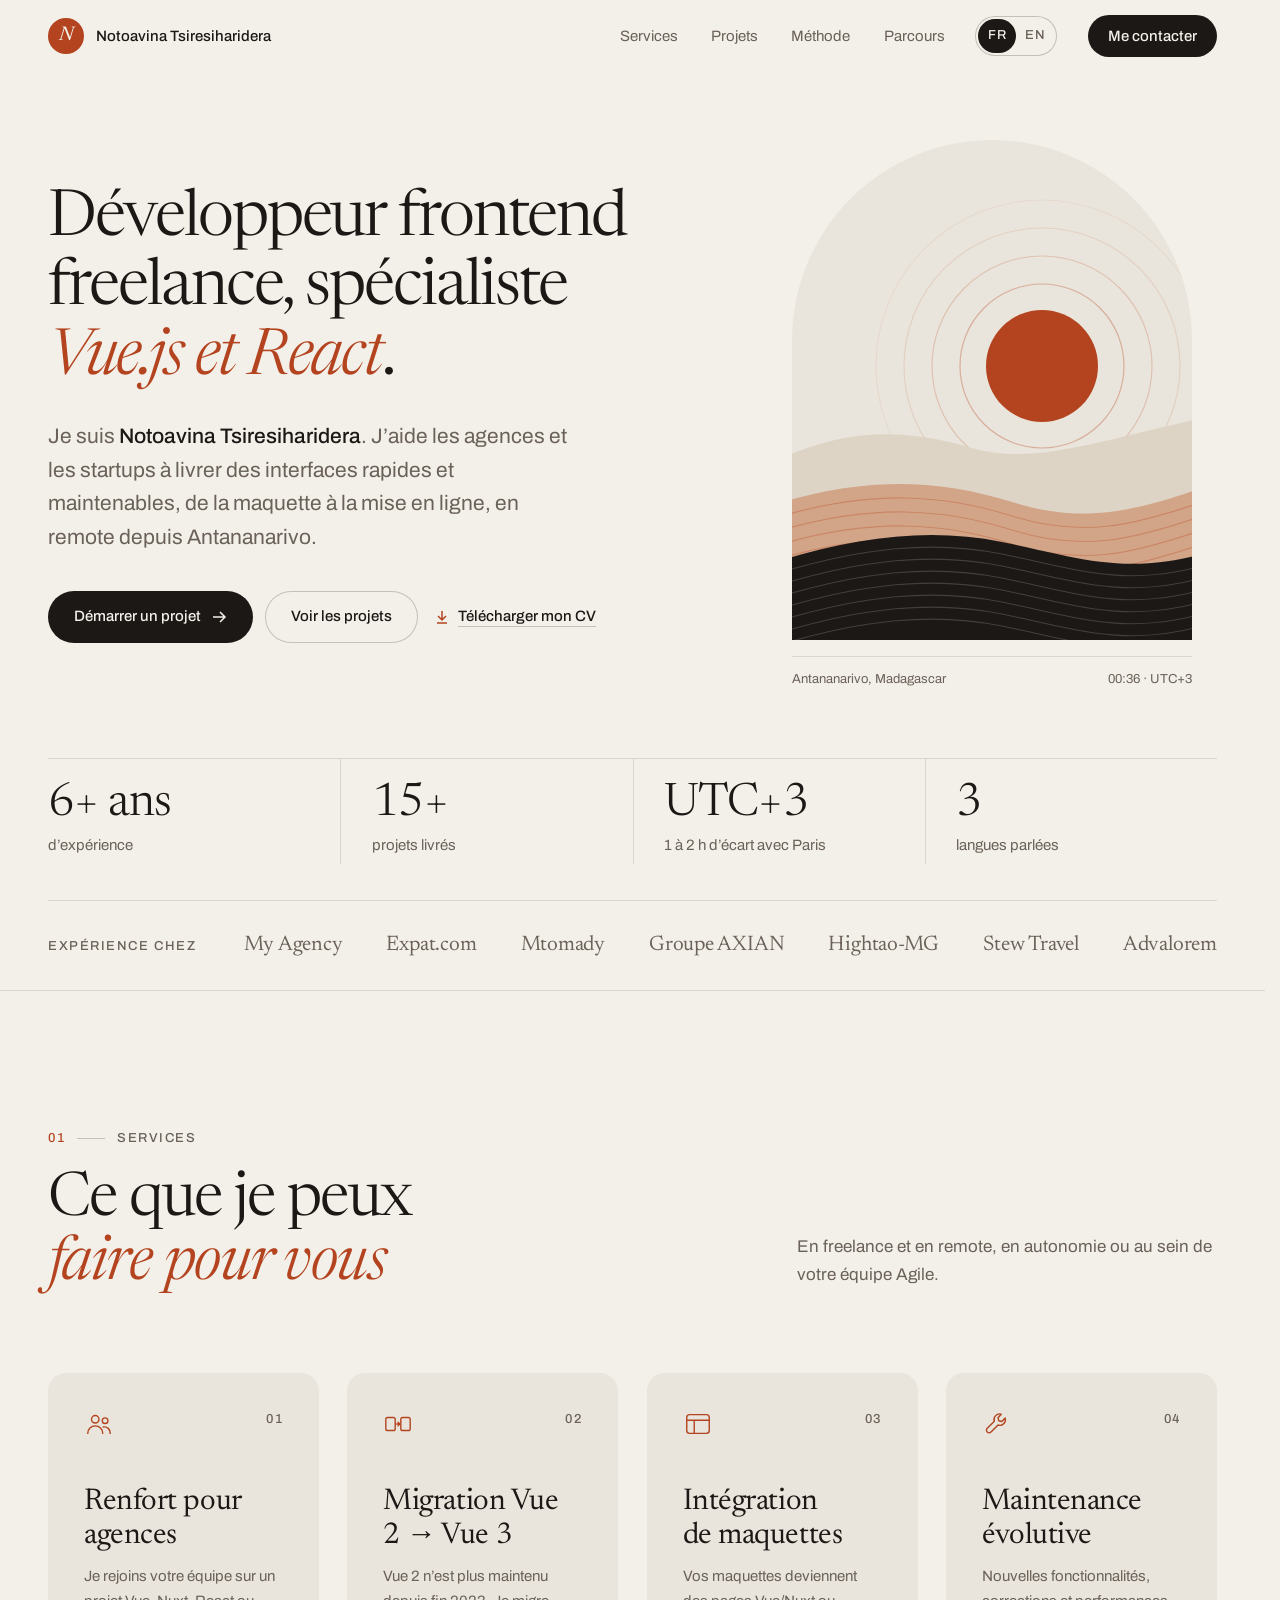
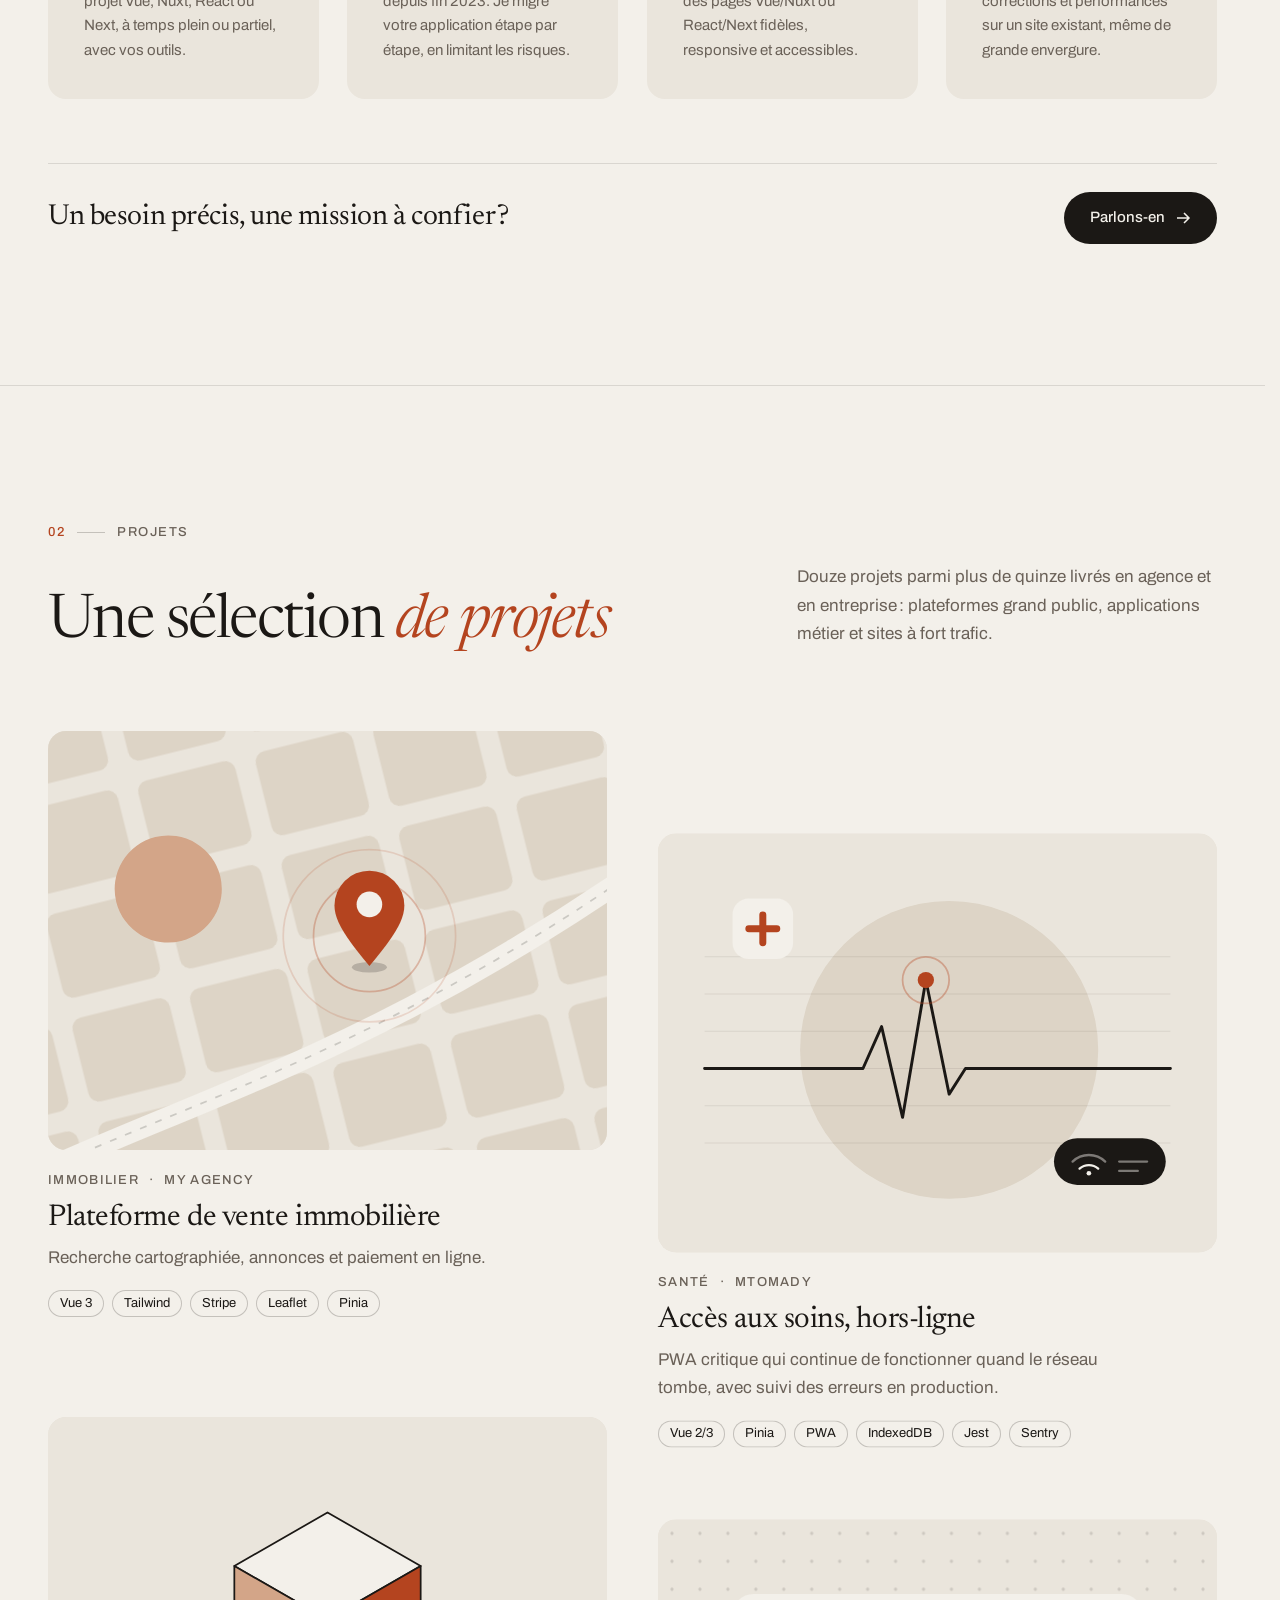
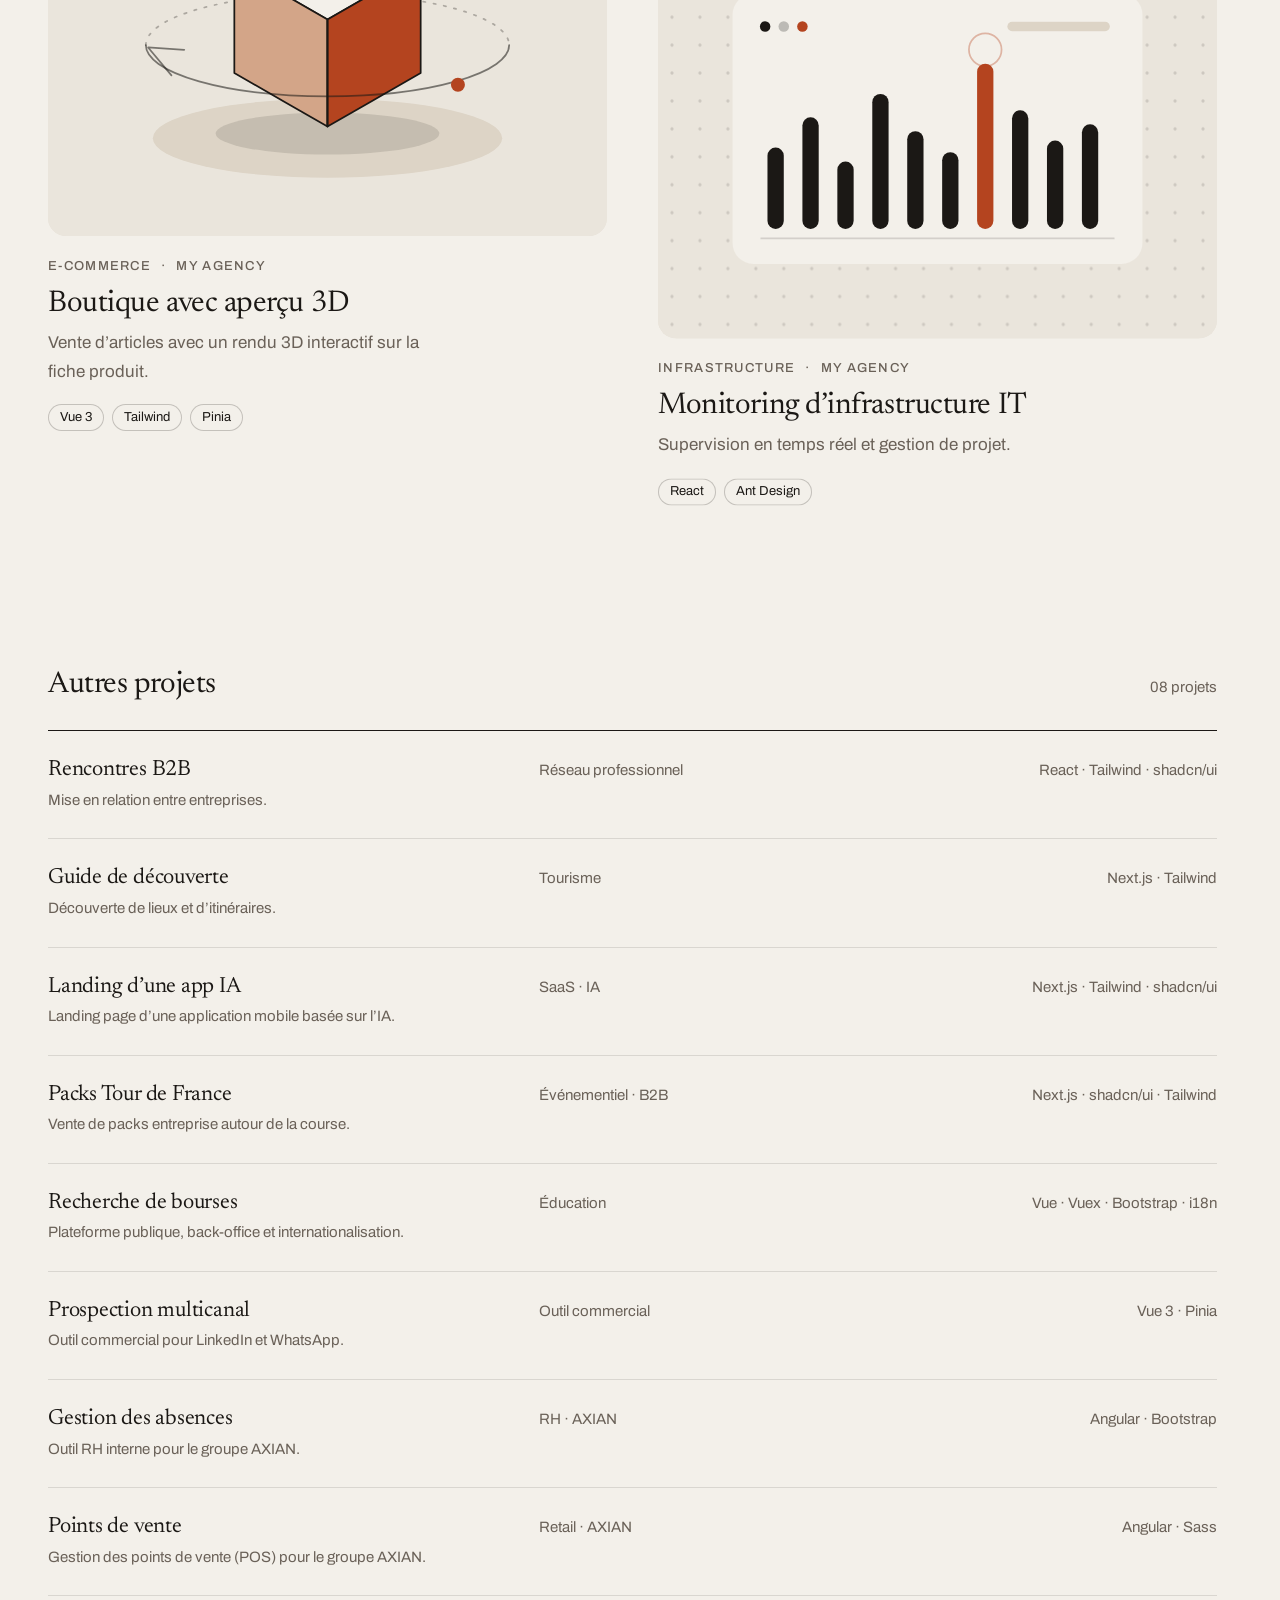
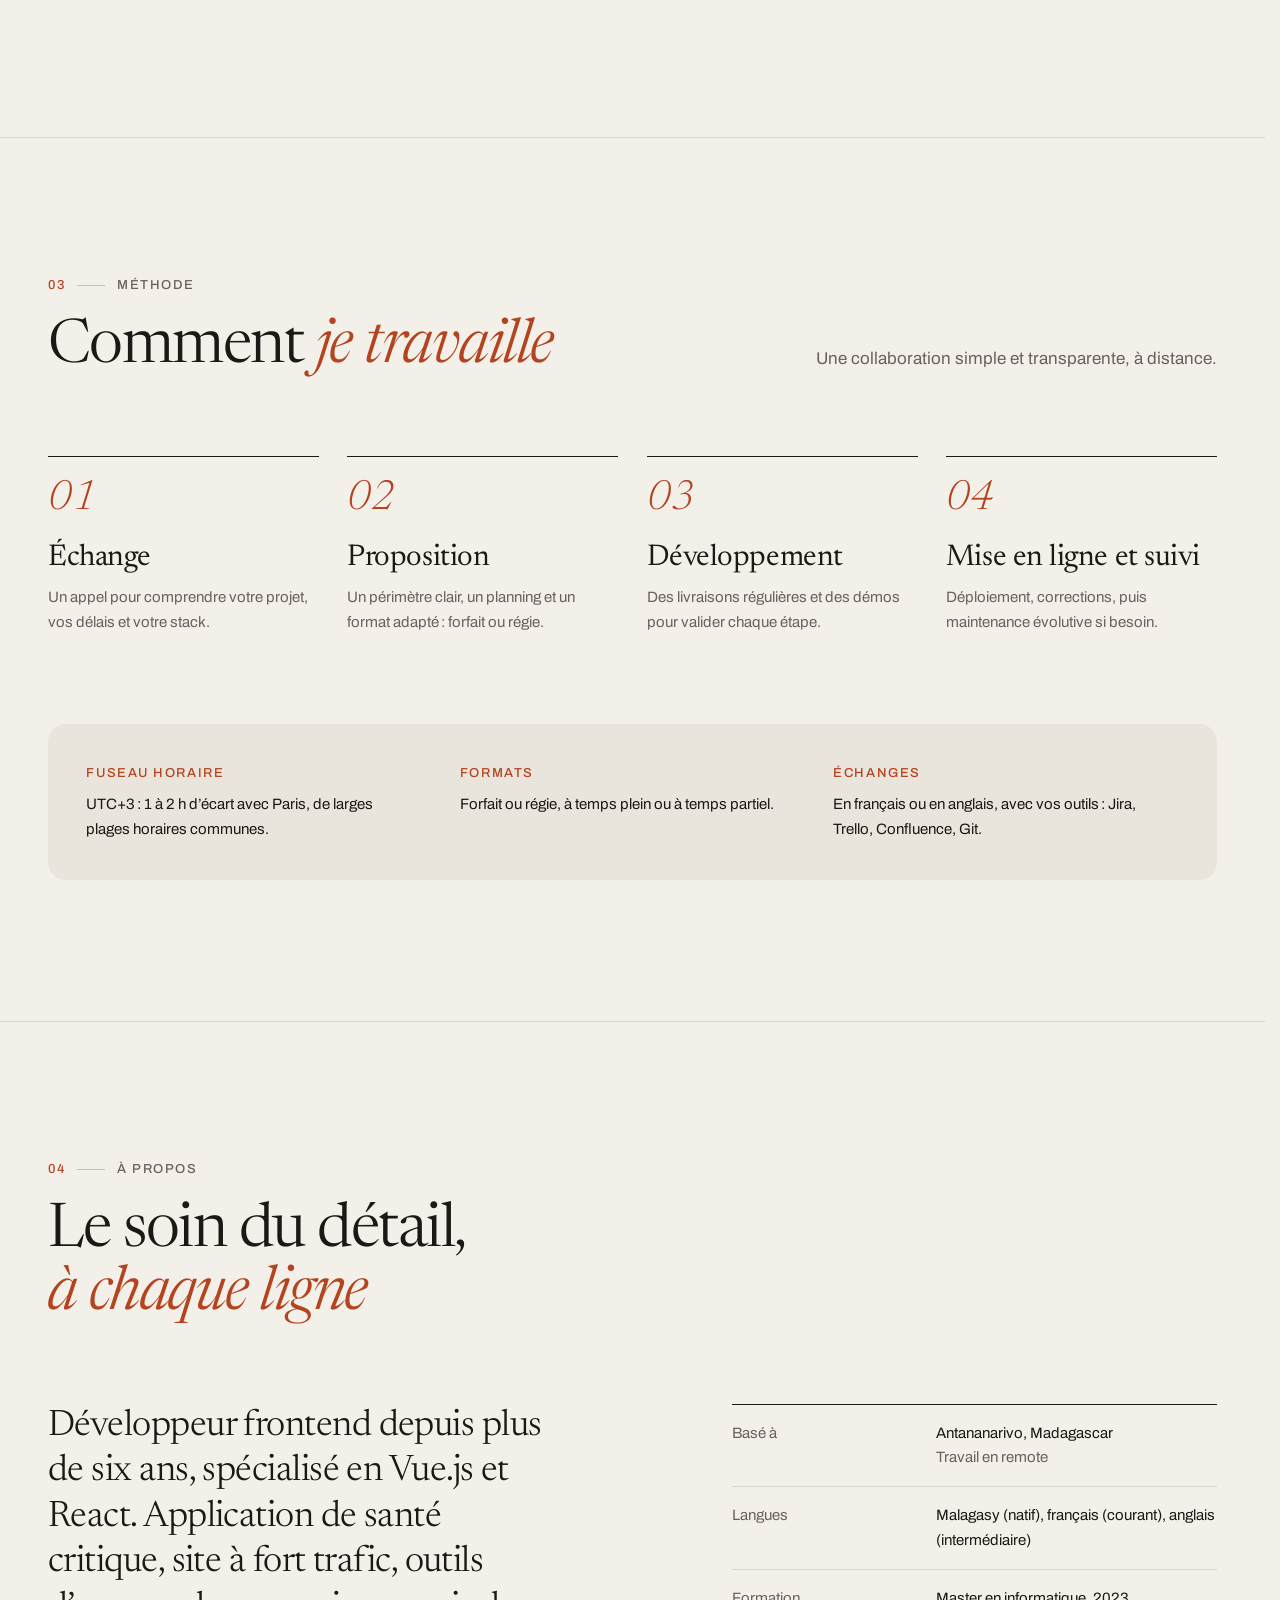
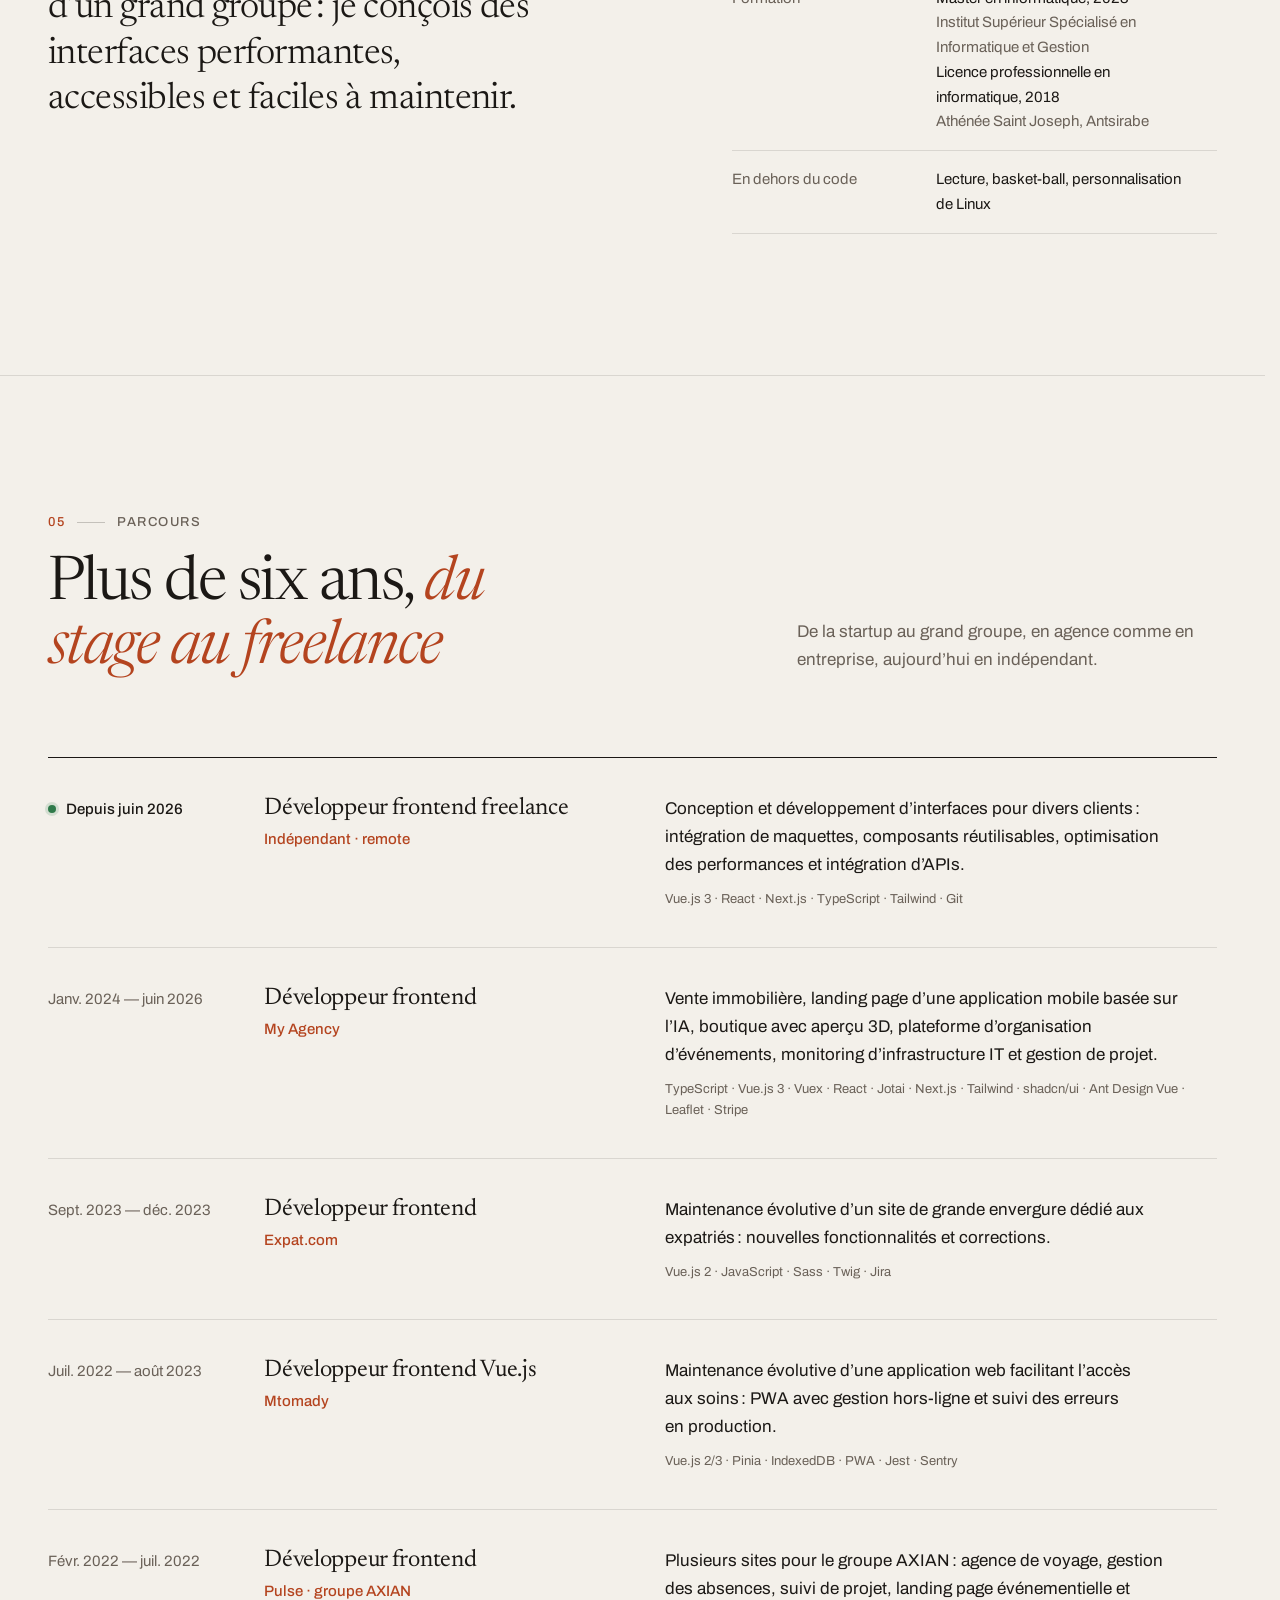
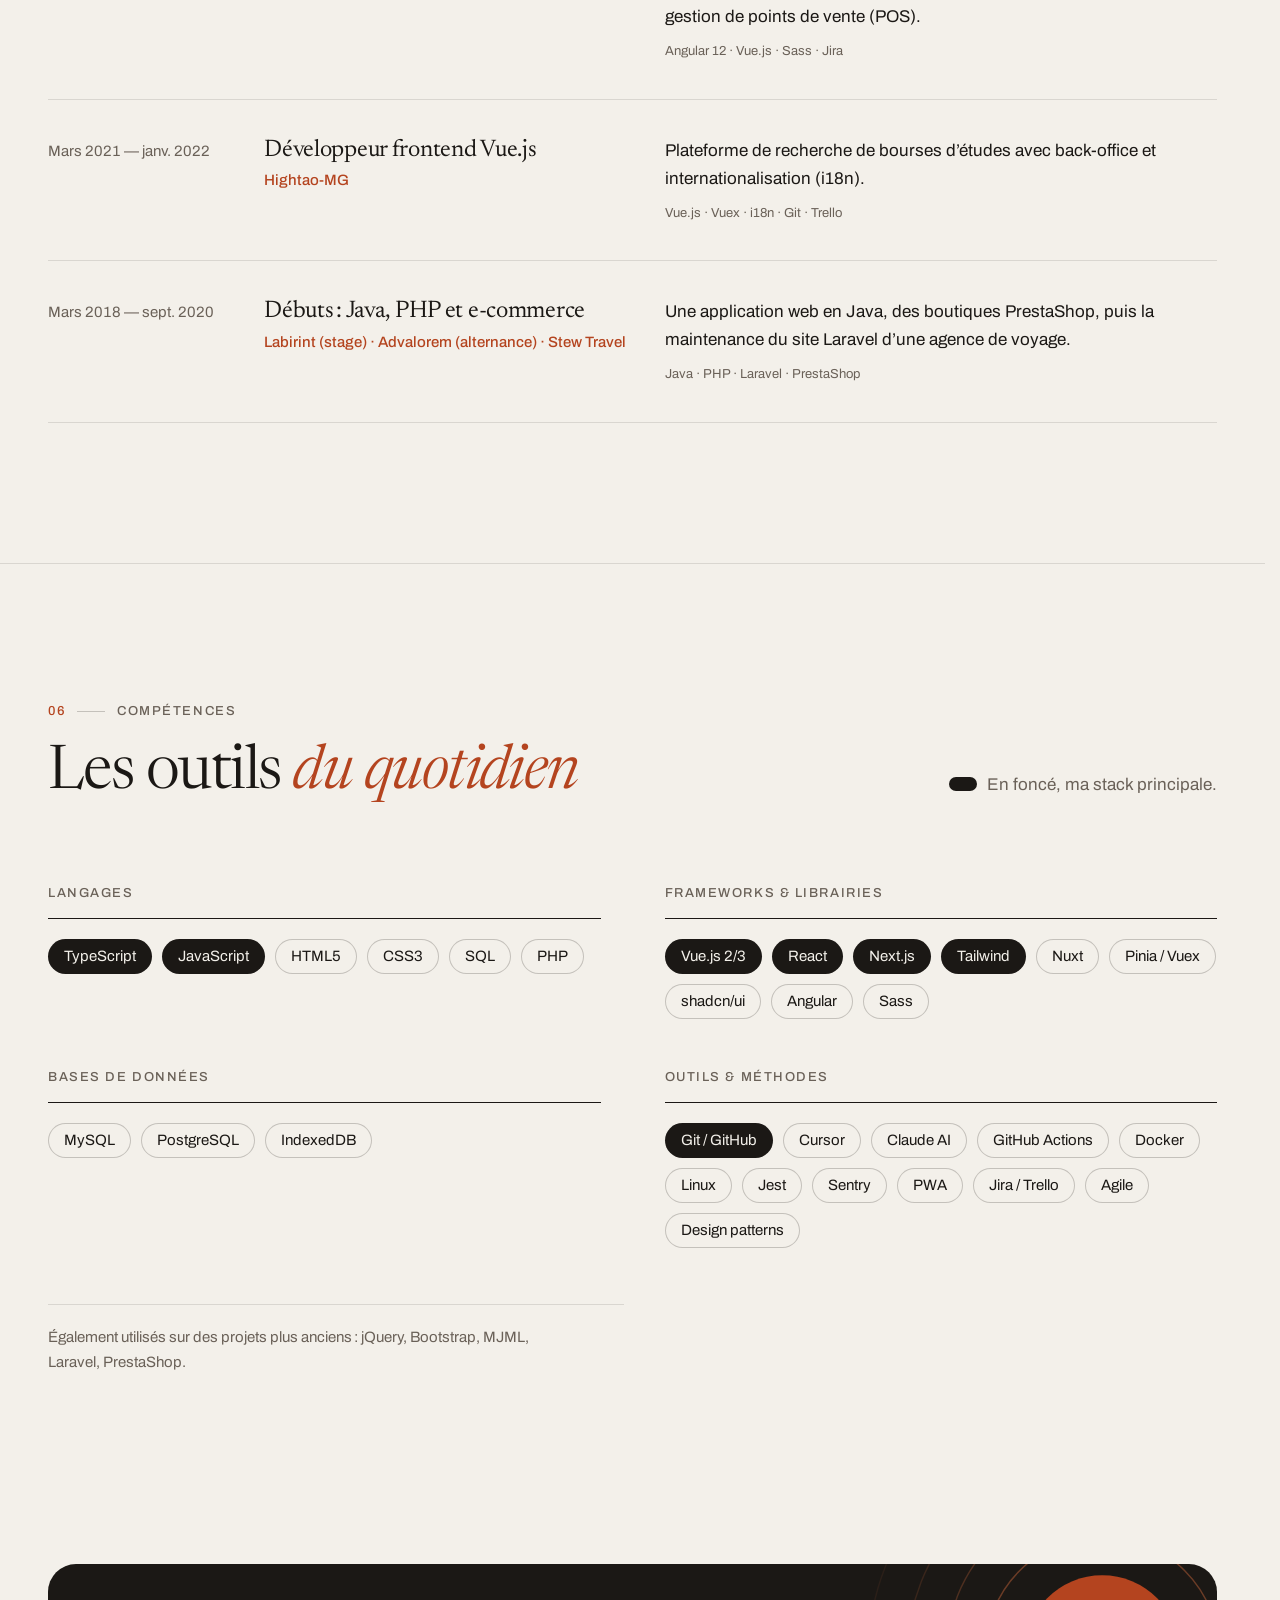
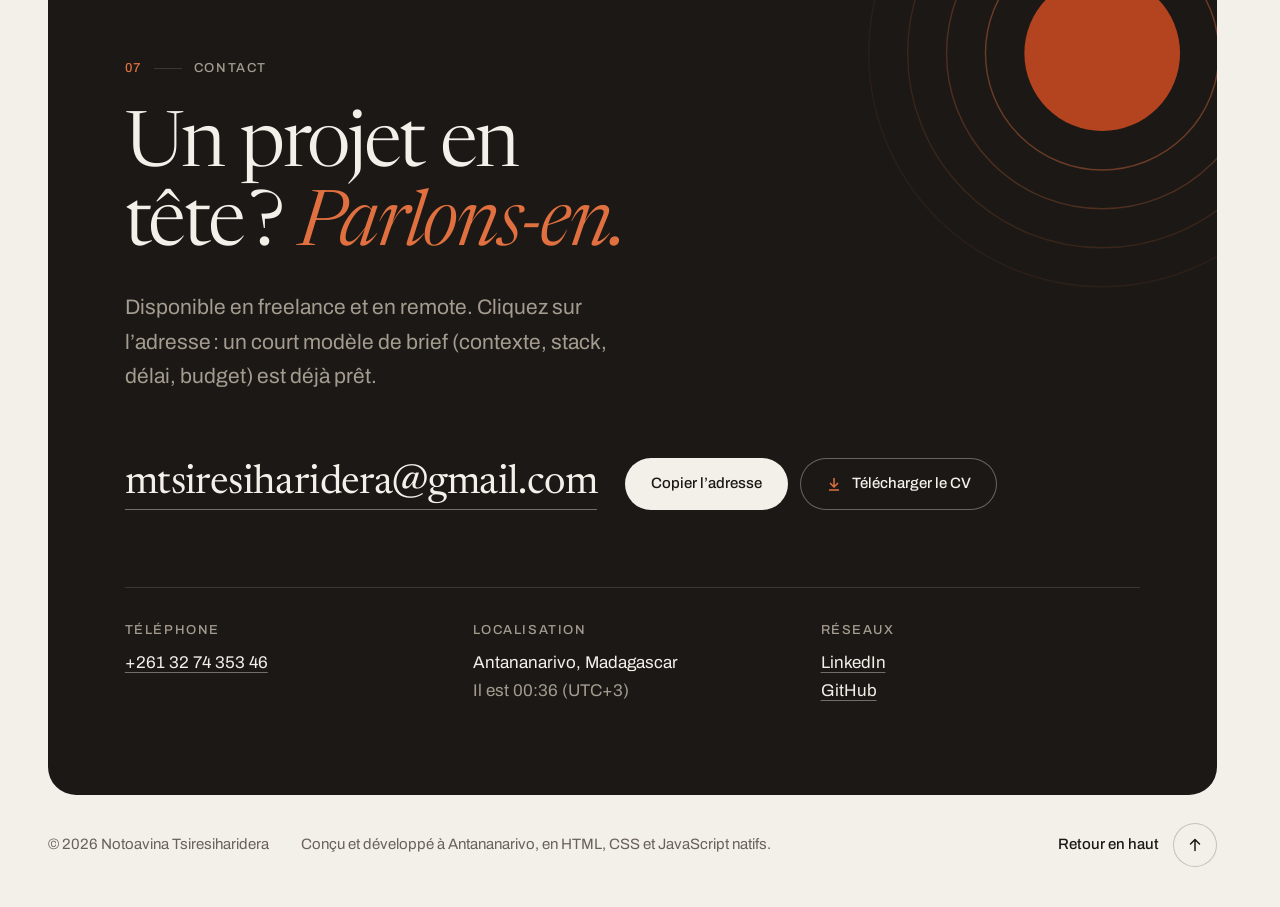
<file: index.html>
<!doctype html>
<html lang="fr">
<head>
  <meta charset="utf-8">
  <meta name="viewport" content="width=device-width, initial-scale=1, viewport-fit=cover">
  <title data-i18n="meta.title">Développeur frontend freelance Vue.js &amp; React — Notoavina Tsiresiharidera</title>
  <meta name="description" data-i18n-attr="content:meta.description" content="Notoavina Tsiresiharidera, développeur frontend freelance spécialiste Vue.js et React : renfort pour agences, migration Vue 2 vers Vue 3, intégration de maquettes et maintenance. En remote depuis Antananarivo (UTC+3).">
  <meta name="author" content="Notoavina Misaharison Tsiresiharidera">
  <link rel="canonical" href="https://portfolio-nauh.onrender.com/">
  <link rel="alternate" hreflang="fr" href="https://portfolio-nauh.onrender.com/">
  <link rel="alternate" hreflang="en" href="https://portfolio-nauh.onrender.com/?lang=en">
  <link rel="alternate" hreflang="x-default" href="https://portfolio-nauh.onrender.com/">
  <meta name="theme-color" content="#f3f0ea">
  <meta name="color-scheme" content="light">

  <meta property="og:type" content="profile">
  <meta property="og:locale" content="fr_FR">
  <meta property="og:locale:alternate" content="en_US">
  <meta property="og:site_name" content="Notoavina Tsiresiharidera">
  <meta property="og:title" content="Notoavina Tsiresiharidera — Développeur frontend freelance Vue.js &amp; React">
  <meta property="og:description" content="Renfort pour agences, migration Vue 2 vers Vue 3, intégration de maquettes et maintenance. Plus de six ans d’expérience, en remote depuis Antananarivo.">
  <meta property="og:url" content="https://portfolio-nauh.onrender.com/">
  <meta property="og:image" content="https://portfolio-nauh.onrender.com/assets/img/og.png">
  <meta property="og:image:width" content="1200">
  <meta property="og:image:height" content="630">
  <meta property="og:image:alt" content="Notoavina Tsiresiharidera, développeur frontend freelance : titre en serif et illustration d’un soleil sur des rizières en terrasses.">
  <meta property="profile:first_name" content="Notoavina">
  <meta property="profile:last_name" content="Tsiresiharidera">
  <meta name="twitter:card" content="summary_large_image">

  <link rel="icon" href="assets/img/favicon.svg" type="image/svg+xml">
  <link rel="apple-touch-icon" href="assets/img/apple-touch-icon.png">

  <script>
    /* Avant le premier rendu :
       - active les états d'animation (classe js) ;
       - choisit la langue : ?lang=…, puis préférence enregistrée, sinon français.
       Si les modules ne démarrent pas, la page s'affiche telle quelle après 2,5 s. */
    (function () {
      var root = document.documentElement;
      var lang = 'fr';
      try {
        var asked = new URLSearchParams(location.search).get('lang');
        var saved = localStorage.getItem('nt-lang');
        if (asked === 'fr' || asked === 'en') lang = asked;
        else if (saved === 'fr' || saved === 'en') lang = saved;
      } catch (e) {}
      root.classList.add('js');
      root.dataset.lang = lang;
      if (lang !== 'fr') root.classList.add('i18n-pending');
      setTimeout(function () {
        if (!window.__ntBooted) root.classList.remove('js', 'i18n-pending');
      }, 2500);
    })();
  </script>

  <link rel="preconnect" href="https://fonts.googleapis.com">
  <link rel="preconnect" href="https://fonts.gstatic.com" crossorigin>
  <link rel="stylesheet" href="https://fonts.googleapis.com/css2?family=Archivo:wght@400..600&family=Newsreader:ital,opsz,wght@0,6..72,300..500;1,6..72,300..500&display=swap">

  <link rel="stylesheet" href="assets/css/tokens.css">
  <link rel="stylesheet" href="assets/css/base.css">
  <link rel="stylesheet" href="assets/css/components.css">
  <link rel="stylesheet" href="assets/css/sections/hero.css">
  <link rel="stylesheet" href="assets/css/sections/projects.css">
  <link rel="stylesheet" href="assets/css/sections/services.css">
  <link rel="stylesheet" href="assets/css/sections/process.css">
  <link rel="stylesheet" href="assets/css/sections/about.css">
  <link rel="stylesheet" href="assets/css/sections/experience.css">
  <link rel="stylesheet" href="assets/css/sections/skills.css">
  <link rel="stylesheet" href="assets/css/sections/contact.css">

  <script type="module" src="assets/js/main.js"></script>

  <script type="application/ld+json">
  {
    "@context": "https://schema.org",
    "@type": "Person",
    "name": "Notoavina Misaharison Tsiresiharidera",
    "givenName": "Notoavina",
    "familyName": "Tsiresiharidera",
    "jobTitle": "Développeur frontend freelance Vue.js & React",
    "url": "https://portfolio-nauh.onrender.com/",
    "email": "mailto:mtsiresiharidera@gmail.com",
    "telephone": "+261327435346",
    "address": {
      "@type": "PostalAddress",
      "addressLocality": "Antananarivo",
      "addressCountry": "MG"
    },
    "alumniOf": [
      { "@type": "CollegeOrUniversity", "name": "Institut Supérieur Spécialisé en Informatique et Gestion" },
      { "@type": "EducationalOrganization", "name": "Athénée Saint Joseph", "address": "Antsirabe, Madagascar" }
    ],
    "knowsLanguage": ["mg", "fr", "en"],
    "knowsAbout": ["Développement frontend", "Vue.js", "Nuxt", "React", "Next.js", "TypeScript", "Angular", "Tailwind CSS", "Progressive Web Apps", "Accessibilité web", "Performance web"],
    "sameAs": [
      "https://www.linkedin.com/in/notoavina-misaharison-tsiresiharidera-6b7865191",
      "https://github.com/NotoavinaMG"
    ]
  }
  </script>
</head>

<body>
  <a class="skip" href="#contenu" data-i18n="skip">Aller au contenu</a>
  <p class="sr-only" role="status" data-lang-status></p>

  <!-- Navigation ============================================================ -->
  <header class="nav" data-nav>
    <div class="nav__inner wrap">
      <a class="nav__brand" href="#accueil">
        <span class="nav__mark" aria-hidden="true">N</span>
        <span>Notoavina<span class="nav__last"> Tsiresiharidera</span></span>
      </a>
      <nav class="nav__links" aria-label="Navigation principale" data-i18n-attr="aria-label:nav.label">
        <a href="#services" data-i18n="nav.services">Services</a>
        <a href="#projets" data-i18n="nav.projects">Projets</a>
        <a href="#methode" data-i18n="nav.process">Méthode</a>
        <a href="#parcours" data-i18n="nav.experience">Parcours</a>
      </nav>
      <div class="lang" role="group" aria-label="Langue" data-i18n-attr="aria-label:lang.label">
        <span class="lang__thumb" aria-hidden="true"></span>
        <button type="button" lang="fr" aria-label="Français" aria-pressed="true" data-lang-set="fr">FR</button>
        <button type="button" lang="en" aria-label="English" aria-pressed="false" data-lang-set="en">EN</button>
      </div>
      <a class="btn btn--ink btn--sm nav__cta" href="#contact" data-i18n="nav.cta">Me contacter</a>
      <button class="nav__menu" type="button" aria-haspopup="dialog" aria-expanded="false" aria-controls="menu" data-menu-open>
        <span data-i18n="nav.menu">Menu</span> <i aria-hidden="true"></i>
      </button>
    </div>
  </header>

  <dialog class="menu" id="menu" aria-label="Menu">
    <div class="menu__top wrap">
      <span class="nav__brand"><span class="nav__mark" aria-hidden="true">N</span><span>Notoavina</span></span>
      <button class="nav__menu" type="button" data-menu-close data-i18n="nav.close">Fermer</button>
    </div>
    <nav class="wrap" aria-label="Menu">
      <ul class="menu__list">
        <li style="--i:0"><a href="#services"><span data-i18n="nav.services">Services</span> <span class="num">01</span></a></li>
        <li style="--i:1"><a href="#projets"><span data-i18n="nav.projects">Projets</span> <span class="num">02</span></a></li>
        <li style="--i:2"><a href="#methode"><span data-i18n="nav.process">Méthode</span> <span class="num">03</span></a></li>
        <li style="--i:3"><a href="#apropos"><span data-i18n="nav.about">À propos</span> <span class="num">04</span></a></li>
        <li style="--i:4"><a href="#parcours"><span data-i18n="nav.experience">Parcours</span> <span class="num">05</span></a></li>
        <li style="--i:5"><a href="#competences"><span data-i18n="nav.skills">Compétences</span> <span class="num">06</span></a></li>
        <li style="--i:6"><a href="#contact"><span data-i18n="nav.contact">Contact</span> <span class="num">07</span></a></li>
      </ul>
    </nav>
    <div class="menu__foot wrap">
      <p>mtsiresiharidera@gmail.com<br>Antananarivo · <time data-clock>--:--</time></p>
    </div>
  </dialog>

  <main id="contenu">

    <!-- Accueil ============================================================ -->
    <section class="hero" id="accueil" data-hero aria-labelledby="hero-title" tabindex="-1">
      <div class="hero__inner wrap">
        <div class="hero__text">
          <h1 class="hero__title" id="hero-title">
            <span class="sr-only" data-i18n="hero.sr">Notoavina Tsiresiharidera — </span>
            <span class="mask"><span style="--delay:60ms" data-i18n="hero.line1">Développeur frontend</span></span>
            <span class="mask"><span style="--delay:130ms" data-i18n="hero.line2">freelance, spécialiste</span></span>
            <span class="mask"><span style="--delay:200ms" data-i18n="hero.line3"><em>Vue.js et React</em>.</span></span>
          </h1>

          <p class="hero__lede" data-intro style="--delay:380ms" data-i18n="hero.lede">Je suis <strong>Notoavina Tsiresiharidera</strong>. J’aide les agences et les startups à livrer des interfaces rapides et maintenables, de la maquette à la mise en ligne, en remote depuis Antananarivo.</p>

          <div class="hero__actions" data-intro style="--delay:460ms">
            <a class="btn btn--ink" href="#contact"><span data-i18n="hero.ctaContact">Démarrer un projet</span>
              <svg viewBox="0 0 16 16" fill="none" stroke="currentColor" stroke-width="1.5" aria-hidden="true" data-dir="right"><path d="M2 8h12M9 3l5 5-5 5"/></svg>
            </a>
            <a class="btn btn--ghost" href="#projets" data-i18n="hero.ctaProjects">Voir les projets</a>
            <a class="text-link" href="assets/cv/notoavina-tsiresiharidera-cv.pdf" data-i18n-attr="href:cv.href" download>
              <svg viewBox="0 0 16 16" fill="none" stroke="currentColor" stroke-width="1.5" aria-hidden="true"><path d="M8 2v9M4 7l4 4 4-4M3 14h10"/></svg>
              <span data-i18n="hero.cv">Télécharger mon CV</span>
            </a>
          </div>
        </div>

        <figure class="hero__art" data-intro style="--delay:200ms">
          <svg viewBox="0 0 400 500" role="img" aria-labelledby="art-title">
            <title id="art-title" data-i18n="hero.art">Soleil levant sur les rizières en terrasses des hautes terres de Madagascar</title>
            <defs>
              <clipPath id="arch"><path d="M0 500V200a200 200 0 0 1 400 0v300z"/></clipPath>
              <clipPath id="clip-mid"><path d="M-10 362C80 336 150 340 220 362s120 10 190-14V560H-10z"/></clipPath>
              <clipPath id="clip-front"><path d="M-10 420C70 396 140 388 210 402s120 34 200 12V560H-10z"/></clipPath>
              <path id="line-mid" d="M-10 362C80 336 150 340 220 362s120 10 190-14"/>
              <path id="line-front" d="M-10 420C70 396 140 388 210 402s120 34 200 12"/>
            </defs>
            <g clip-path="url(#arch)">
              <rect width="400" height="500" fill="#eae5dc"/>
              <g class="art__sun"><g class="art__px-sun">
                <g class="art__rings" fill="none" stroke="#b4441f" stroke-width="1.2">
                  <circle cx="250" cy="226" r="82" stroke-opacity=".34"/>
                  <circle cx="250" cy="226" r="110" stroke-opacity=".22"/>
                  <circle cx="250" cy="226" r="138" stroke-opacity=".13"/>
                  <circle cx="250" cy="226" r="166" stroke-opacity=".07"/>
                </g>
                <circle cx="250" cy="226" r="56" fill="#b4441f"/>
              </g></g>
              <g class="art__far"><g class="art__px-far">
                <path d="M-10 318C60 286 120 290 180 308s130-8 230-30V560H-10z" fill="#ddd4c6"/>
              </g></g>
              <g class="art__mid"><g class="art__px-mid">
                <path d="M-10 362C80 336 150 340 220 362s120 10 190-14V560H-10z" fill="#d3a588"/>
                <g clip-path="url(#clip-mid)" fill="none" stroke="#b4441f" stroke-opacity=".32" stroke-width="1.2">
                  <use href="#line-mid" y="14"/><use href="#line-mid" y="28"/><use href="#line-mid" y="42"/><use href="#line-mid" y="56"/>
                </g>
              </g></g>
              <g class="art__front"><g class="art__px-front">
                <path d="M-10 420C70 396 140 388 210 402s120 34 200 12V560H-10z" fill="#1b1815"/>
                <g clip-path="url(#clip-front)" fill="none" stroke="#f3f0ea" stroke-opacity=".18" stroke-width="1.2">
                  <use href="#line-front" y="12"/><use href="#line-front" y="24"/><use href="#line-front" y="36"/><use href="#line-front" y="48"/><use href="#line-front" y="60"/><use href="#line-front" y="72"/><use href="#line-front" y="84"/>
                </g>
              </g></g>
            </g>
          </svg>
          <figcaption class="hero__caption">
            <span>Antananarivo, Madagascar</span>
            <span><time data-clock>--:--</time> · UTC+3</span>
          </figcaption>
        </figure>
      </div>

      <div class="wrap">
        <dl class="hero__facts" data-intro style="--delay:560ms">
          <div><dt data-i18n="hero.fact1.label">d’expérience</dt><dd data-i18n="hero.fact1.value">6+ ans</dd></div>
          <div><dt data-i18n="hero.fact2.label">projets livrés</dt><dd>15+</dd></div>
          <div><dt data-i18n="hero.fact3.label">1 à 2 h d’écart avec Paris</dt><dd>UTC+3</dd></div>
          <div><dt data-i18n="hero.fact4.label">langues parlées</dt><dd>3</dd></div>
        </dl>
      </div>
    </section>

    <!-- Confiance ========================================================== -->
    <section class="trust" aria-labelledby="trust-title">
      <div class="wrap">
        <div class="trust__inner" data-reveal>
          <h2 class="trust__label" id="trust-title" data-i18n="trust.label">Expérience chez</h2>
          <ul class="trust__list">
            <li>My Agency</li>
            <li>Expat.com</li>
            <li>Mtomady</li>
            <li data-i18n="trust.axian">Groupe AXIAN</li>
            <li>Hightao-MG</li>
            <li>Stew Travel</li>
            <li>Advalorem</li>
          </ul>
        </div>
      </div>
    </section>

    <!-- 01 · Services ====================================================== -->
    <section class="section services" id="services" aria-labelledby="services-title" tabindex="-1">
      <div class="wrap">
        <header class="section-head">
          <p class="eyebrow" data-reveal><span class="num">01</span><span data-i18n="services.eyebrow">Services</span></p>
          <h2 class="section-title" id="services-title" data-reveal style="--delay:60ms" data-i18n="services.title">Ce que je peux <em>faire pour vous</em></h2>
          <p class="section-intro" data-reveal style="--delay:120ms" data-i18n="services.intro">En freelance et en remote, en autonomie ou au sein de votre équipe Agile.</p>
        </header>

        <ol class="service-list">
          <li class="service" data-reveal>
            <span class="service__num" aria-hidden="true">01</span>
            <svg class="service__icon" viewBox="0 0 32 32" fill="none" stroke="currentColor" stroke-width="1.5" stroke-linecap="round" stroke-linejoin="round" aria-hidden="true"><circle cx="12" cy="11" r="4"/><circle cx="22.5" cy="12.5" r="3"/><path d="M4 26c0-4.4 3.6-8 8-8s8 3.6 8 8M20.5 19.2c4.3-.6 7.5 2.3 7.5 6.8"/></svg>
            <h3 class="service__title" data-i18n="s1.title">Renfort pour agences</h3>
            <p data-i18n="s1.text">Je rejoins votre équipe sur un projet Vue, Nuxt, React ou Next, à temps plein ou partiel, avec vos outils.</p>
          </li>
          <li class="service" data-reveal style="--delay:60ms">
            <span class="service__num" aria-hidden="true">02</span>
            <svg class="service__icon" viewBox="0 0 32 32" fill="none" stroke="currentColor" stroke-width="1.5" stroke-linecap="round" stroke-linejoin="round" aria-hidden="true"><rect x="3" y="9" width="10" height="14" rx="2"/><rect x="19" y="9" width="10" height="14" rx="2"/><path d="M14.5 16h3m-1.5-2 2 2-2 2"/></svg>
            <h3 class="service__title" data-i18n="s2.title">Migration Vue 2 → Vue 3</h3>
            <p data-i18n="s2.text">Vue 2 n’est plus maintenu depuis fin 2023. Je migre votre application étape par étape, en limitant les risques.</p>
          </li>
          <li class="service" data-reveal style="--delay:120ms">
            <span class="service__num" aria-hidden="true">03</span>
            <svg class="service__icon" viewBox="0 0 32 32" fill="none" stroke="currentColor" stroke-width="1.5" stroke-linejoin="round" aria-hidden="true"><rect x="4" y="6" width="24" height="20" rx="3"/><path d="M4 12h24M12 12v14"/></svg>
            <h3 class="service__title" data-i18n="s3.title">Intégration de maquettes</h3>
            <p data-i18n="s3.text">Vos maquettes deviennent des pages Vue/Nuxt ou React/Next fidèles, responsive et accessibles.</p>
          </li>
          <li class="service" data-reveal style="--delay:180ms">
            <span class="service__num" aria-hidden="true">04</span>
            <svg class="service__icon" viewBox="0 0 32 32" fill="none" stroke="currentColor" stroke-width="1.5" stroke-linecap="round" stroke-linejoin="round" aria-hidden="true"><path d="M20.5 5.5a6 6 0 0 0-7.4 7.6L5.6 20.6a2.8 2.8 0 0 0 4 4l7.5-7.5a6 6 0 0 0 7.6-7.4l-3.6 3.6-3.2-.8-.8-3.2z"/></svg>
            <h3 class="service__title" data-i18n="s4.title">Maintenance évolutive</h3>
            <p data-i18n="s4.text">Nouvelles fonctionnalités, corrections et performances sur un site existant, même de grande envergure.</p>
          </li>
        </ol>

        <div class="services__cta" data-reveal>
          <p data-i18n="services.ctaText">Un besoin précis, une mission à confier&#8239;?</p>
          <a class="btn btn--ink" href="#contact"><span data-i18n="services.cta">Parlons-en</span>
            <svg viewBox="0 0 16 16" fill="none" stroke="currentColor" stroke-width="1.5" aria-hidden="true" data-dir="right"><path d="M2 8h12M9 3l5 5-5 5"/></svg>
          </a>
        </div>
      </div>
    </section>

    <!-- 02 · Projets ======================================================= -->
    <section class="section projects" id="projets" aria-labelledby="projets-title" tabindex="-1">
      <div class="wrap">
        <header class="section-head">
          <p class="eyebrow" data-reveal><span class="num">02</span><span data-i18n="projects.eyebrow">Projets</span></p>
          <h2 class="section-title" id="projets-title" data-reveal style="--delay:60ms" data-i18n="projects.title">Une sélection <em>de projets</em></h2>
          <p class="section-intro" data-reveal style="--delay:120ms" data-i18n="projects.intro">Douze projets parmi plus de quinze livrés en agence et en entreprise&#8239;: plateformes grand public, applications métier et sites à fort trafic.</p>
        </header>

        <ul class="cards">
          <li class="card" data-reveal>
            <figure class="card__art"><img src="assets/img/art/immobilier.svg" alt="" width="480" height="360" loading="lazy" decoding="async"></figure>
            <div class="card__body">
              <p class="card__meta"><span data-i18n="p1.sector">Immobilier</span><span>My Agency</span></p>
              <h3 class="card__title" data-i18n="p1.title">Plateforme de vente immobilière</h3>
              <p class="card__desc" data-i18n="p1.desc">Recherche cartographiée, annonces et paiement en ligne.</p>
              <ul class="tags" aria-label="Technologies" data-i18n-attr="aria-label:tech"><li>Vue 3</li><li>Tailwind</li><li>Stripe</li><li>Leaflet</li><li>Pinia</li></ul>
            </div>
          </li>
          <li class="card" data-reveal style="--delay:80ms">
            <figure class="card__art"><img src="assets/img/art/sante.svg" alt="" width="480" height="360" loading="lazy" decoding="async"></figure>
            <div class="card__body">
              <p class="card__meta"><span data-i18n="p2.sector">Santé</span><span>Mtomady</span></p>
              <h3 class="card__title" data-i18n="p2.title">Accès aux soins, hors-ligne</h3>
              <p class="card__desc" data-i18n="p2.desc">PWA critique qui continue de fonctionner quand le réseau tombe, avec suivi des erreurs en production.</p>
              <ul class="tags" aria-label="Technologies" data-i18n-attr="aria-label:tech"><li>Vue 2/3</li><li>Pinia</li><li>PWA</li><li>IndexedDB</li><li>Jest</li><li>Sentry</li></ul>
            </div>
          </li>
          <li class="card" data-reveal>
            <figure class="card__art"><img src="assets/img/art/boutique-3d.svg" alt="" width="480" height="360" loading="lazy" decoding="async"></figure>
            <div class="card__body">
              <p class="card__meta"><span data-i18n="p3.sector">E-commerce</span><span>My Agency</span></p>
              <h3 class="card__title" data-i18n="p3.title">Boutique avec aperçu 3D</h3>
              <p class="card__desc" data-i18n="p3.desc">Vente d’articles avec un rendu 3D interactif sur la fiche produit.</p>
              <ul class="tags" aria-label="Technologies" data-i18n-attr="aria-label:tech"><li>Vue 3</li><li>Tailwind</li><li>Pinia</li></ul>
            </div>
          </li>
          <li class="card" data-reveal style="--delay:80ms">
            <figure class="card__art"><img src="assets/img/art/monitoring.svg" alt="" width="480" height="360" loading="lazy" decoding="async"></figure>
            <div class="card__body">
              <p class="card__meta"><span data-i18n="p4.sector">Infrastructure</span><span>My Agency</span></p>
              <h3 class="card__title" data-i18n="p4.title">Monitoring d’infrastructure IT</h3>
              <p class="card__desc" data-i18n="p4.desc">Supervision en temps réel et gestion de projet.</p>
              <ul class="tags" aria-label="Technologies" data-i18n-attr="aria-label:tech"><li>React</li><li>Ant Design</li></ul>
            </div>
          </li>
        </ul>

        <div class="more">
          <div class="more__head" data-reveal>
            <h3 class="more__title" data-i18n="more.title">Autres projets</h3>
            <p class="more__count" data-i18n="more.count">08 projets</p>
          </div>
          <ul class="more__list">
            <li class="row" data-reveal>
              <div><p class="row__title" data-i18n="r1.title">Rencontres B2B</p><p class="row__desc" data-i18n="r1.desc">Mise en relation entre entreprises.</p></div>
              <p class="row__sector" data-i18n="r1.sector">Réseau professionnel</p>
              <p class="row__stack">React · Tailwind · shadcn/ui</p>
            </li>
            <li class="row" data-reveal>
              <div><p class="row__title" data-i18n="r2.title">Guide de découverte</p><p class="row__desc" data-i18n="r2.desc">Découverte de lieux et d’itinéraires.</p></div>
              <p class="row__sector" data-i18n="r2.sector">Tourisme</p>
              <p class="row__stack">Next.js · Tailwind</p>
            </li>
            <li class="row" data-reveal>
              <div><p class="row__title" data-i18n="r3.title">Landing d’une app IA</p><p class="row__desc" data-i18n="r3.desc">Landing page d’une application mobile basée sur l’IA.</p></div>
              <p class="row__sector" data-i18n="r3.sector">SaaS · IA</p>
              <p class="row__stack">Next.js · Tailwind · shadcn/ui</p>
            </li>
            <li class="row" data-reveal>
              <div><p class="row__title" data-i18n="r4.title">Packs Tour de France</p><p class="row__desc" data-i18n="r4.desc">Vente de packs entreprise autour de la course.</p></div>
              <p class="row__sector" data-i18n="r4.sector">Événementiel · B2B</p>
              <p class="row__stack">Next.js · shadcn/ui · Tailwind</p>
            </li>
            <li class="row" data-reveal>
              <div><p class="row__title" data-i18n="r5.title">Recherche de bourses</p><p class="row__desc" data-i18n="r5.desc">Plateforme publique, back-office et internationalisation.</p></div>
              <p class="row__sector" data-i18n="r5.sector">Éducation</p>
              <p class="row__stack">Vue · Vuex · Bootstrap · i18n</p>
            </li>
            <li class="row" data-reveal>
              <div><p class="row__title" data-i18n="r6.title">Prospection multicanal</p><p class="row__desc" data-i18n="r6.desc">Outil commercial pour LinkedIn et WhatsApp.</p></div>
              <p class="row__sector" data-i18n="r6.sector">Outil commercial</p>
              <p class="row__stack">Vue 3 · Pinia</p>
            </li>
            <li class="row" data-reveal>
              <div><p class="row__title" data-i18n="r7.title">Gestion des absences</p><p class="row__desc" data-i18n="r7.desc">Outil RH interne pour le groupe AXIAN.</p></div>
              <p class="row__sector" data-i18n="r7.sector">RH · AXIAN</p>
              <p class="row__stack">Angular · Bootstrap</p>
            </li>
            <li class="row" data-reveal>
              <div><p class="row__title" data-i18n="r8.title">Points de vente</p><p class="row__desc" data-i18n="r8.desc">Gestion des points de vente (POS) pour le groupe AXIAN.</p></div>
              <p class="row__sector" data-i18n="r8.sector">Retail · AXIAN</p>
              <p class="row__stack">Angular · Sass</p>
            </li>
          </ul>
        </div>
      </div>
    </section>

    <!-- 03 · Méthode ======================================================= -->
    <section class="section process" id="methode" aria-labelledby="methode-title" tabindex="-1">
      <div class="wrap">
        <header class="section-head">
          <p class="eyebrow" data-reveal><span class="num">03</span><span data-i18n="process.eyebrow">Méthode</span></p>
          <h2 class="section-title" id="methode-title" data-reveal style="--delay:60ms" data-i18n="process.title">Comment <em>je travaille</em></h2>
          <p class="section-intro" data-reveal style="--delay:120ms" data-i18n="process.intro">Une collaboration simple et transparente, à distance.</p>
        </header>

        <ol class="steps">
          <li class="step" data-reveal>
            <span class="step__num" aria-hidden="true">01</span>
            <h3 class="step__title" data-i18n="step1.title">Échange</h3>
            <p data-i18n="step1.text">Un appel pour comprendre votre projet, vos délais et votre stack.</p>
          </li>
          <li class="step" data-reveal style="--delay:60ms">
            <span class="step__num" aria-hidden="true">02</span>
            <h3 class="step__title" data-i18n="step2.title">Proposition</h3>
            <p data-i18n="step2.text">Un périmètre clair, un planning et un format adapté&#8239;: forfait ou régie.</p>
          </li>
          <li class="step" data-reveal style="--delay:120ms">
            <span class="step__num" aria-hidden="true">03</span>
            <h3 class="step__title" data-i18n="step3.title">Développement</h3>
            <p data-i18n="step3.text">Des livraisons régulières et des démos pour valider chaque étape.</p>
          </li>
          <li class="step" data-reveal style="--delay:180ms">
            <span class="step__num" aria-hidden="true">04</span>
            <h3 class="step__title" data-i18n="step4.title">Mise en ligne et suivi</h3>
            <p data-i18n="step4.text">Déploiement, corrections, puis maintenance évolutive si besoin.</p>
          </li>
        </ol>

        <dl class="practical" data-reveal>
          <div><dt data-i18n="practical.tz.label">Fuseau horaire</dt><dd data-i18n="practical.tz.value">UTC+3&#8239;: 1 à 2 h d’écart avec Paris, de larges plages horaires communes.</dd></div>
          <div><dt data-i18n="practical.format.label">Formats</dt><dd data-i18n="practical.format.value">Forfait ou régie, à temps plein ou à temps partiel.</dd></div>
          <div><dt data-i18n="practical.tools.label">Échanges</dt><dd data-i18n="practical.tools.value">En français ou en anglais, avec vos outils&#8239;: Jira, Trello, Confluence, Git.</dd></div>
        </dl>
      </div>
    </section>

    <!-- 04 · À propos ====================================================== -->
    <section class="section about" id="apropos" aria-labelledby="apropos-title" tabindex="-1">
      <div class="wrap">
        <header class="section-head">
          <p class="eyebrow" data-reveal><span class="num">04</span><span data-i18n="about.eyebrow">À propos</span></p>
          <h2 class="section-title" id="apropos-title" data-reveal style="--delay:60ms" data-i18n="about.title">Le soin du détail, <em>à chaque ligne</em></h2>
        </header>

        <div class="about__grid">
          <p class="about__lede" data-reveal data-i18n="about.lede">Développeur frontend depuis plus de six ans, spécialisé en Vue.js et React. Application de santé critique, site à fort trafic, outils d’un grand groupe&#8239;: je conçois des interfaces performantes, accessibles et faciles à maintenir.</p>

          <dl class="about__facts" data-reveal style="--delay:80ms">
            <div><dt data-i18n="about.based.label">Basé à</dt><dd data-i18n="about.based.value">Antananarivo, Madagascar<br><span class="muted">Travail en remote</span></dd></div>
            <div><dt data-i18n="about.languages.label">Langues</dt><dd data-i18n="about.languages.value">Malagasy (natif), français (courant), anglais (intermédiaire)</dd></div>
            <div><dt data-i18n="about.education.label">Formation</dt><dd data-i18n="about.education.value">Master en informatique, 2023<br><span class="muted">Institut Supérieur Spécialisé en Informatique et Gestion</span><br>Licence professionnelle en informatique, 2018<br><span class="muted">Athénée Saint Joseph, Antsirabe</span></dd></div>
            <div><dt data-i18n="about.interests.label">En dehors du code</dt><dd data-i18n="about.interests.value">Lecture, basket-ball, personnalisation de Linux</dd></div>
          </dl>
        </div>
      </div>
    </section>

    <!-- 05 · Parcours ====================================================== -->
    <section class="section experience" id="parcours" aria-labelledby="parcours-title" tabindex="-1">
      <div class="wrap">
        <header class="section-head">
          <p class="eyebrow" data-reveal><span class="num">05</span><span data-i18n="experience.eyebrow">Parcours</span></p>
          <h2 class="section-title" id="parcours-title" data-reveal style="--delay:60ms" data-i18n="experience.title">Plus de six ans, <em>du stage au freelance</em></h2>
          <p class="section-intro" data-reveal style="--delay:120ms" data-i18n="experience.intro">De la startup au grand groupe, en agence comme en entreprise, aujourd’hui en indépendant.</p>
        </header>

        <ol class="jobs">
          <li class="job job--current" data-reveal>
            <p class="job__years" data-i18n="job0.years">Depuis <time datetime="2026-06">juin 2026</time></p>
            <div><h3 class="job__role" data-i18n="job0.role">Développeur frontend freelance</h3><p class="job__org" data-i18n="job0.org">Indépendant · remote</p></div>
            <div><p class="job__desc" data-i18n="job0.desc">Conception et développement d’interfaces pour divers clients&#8239;: intégration de maquettes, composants réutilisables, optimisation des performances et intégration d’APIs.</p><p class="job__stack">Vue.js 3 · React · Next.js · TypeScript · Tailwind · Git</p></div>
          </li>
          <li class="job" data-reveal>
            <p class="job__years" data-i18n="job1.years"><time datetime="2024-01">Janv. 2024</time> — <time datetime="2026-06">juin 2026</time></p>
            <div><h3 class="job__role" data-i18n="job1.role">Développeur frontend</h3><p class="job__org">My Agency</p></div>
            <div><p class="job__desc" data-i18n="job1.desc">Vente immobilière, landing page d’une application mobile basée sur l’IA, boutique avec aperçu 3D, plateforme d’organisation d’événements, monitoring d’infrastructure IT et gestion de projet.</p><p class="job__stack">TypeScript · Vue.js 3 · Vuex · React · Jotai · Next.js · Tailwind · shadcn/ui · Ant Design Vue · Leaflet · Stripe</p></div>
          </li>
          <li class="job" data-reveal>
            <p class="job__years" data-i18n="job2.years"><time datetime="2023-09">Sept. 2023</time> — <time datetime="2023-12">déc. 2023</time></p>
            <div><h3 class="job__role" data-i18n="job2.role">Développeur frontend</h3><p class="job__org">Expat.com</p></div>
            <div><p class="job__desc" data-i18n="job2.desc">Maintenance évolutive d’un site de grande envergure dédié aux expatriés&#8239;: nouvelles fonctionnalités et corrections.</p><p class="job__stack">Vue.js 2 · JavaScript · Sass · Twig · Jira</p></div>
          </li>
          <li class="job" data-reveal>
            <p class="job__years" data-i18n="job3.years"><time datetime="2022-07">Juil. 2022</time> — <time datetime="2023-08">août 2023</time></p>
            <div><h3 class="job__role" data-i18n="job3.role">Développeur frontend Vue.js</h3><p class="job__org">Mtomady</p></div>
            <div><p class="job__desc" data-i18n="job3.desc">Maintenance évolutive d’une application web facilitant l’accès aux soins&#8239;: PWA avec gestion hors-ligne et suivi des erreurs en production.</p><p class="job__stack">Vue.js 2/3 · Pinia · IndexedDB · PWA · Jest · Sentry</p></div>
          </li>
          <li class="job" data-reveal>
            <p class="job__years" data-i18n="job4.years"><time datetime="2022-02">Févr. 2022</time> — <time datetime="2022-07">juil. 2022</time></p>
            <div><h3 class="job__role" data-i18n="job4.role">Développeur frontend</h3><p class="job__org" data-i18n="job4.org">Pulse · groupe AXIAN</p></div>
            <div><p class="job__desc" data-i18n="job4.desc">Plusieurs sites pour le groupe AXIAN&#8239;: agence de voyage, gestion des absences, suivi de projet, landing page événementielle et gestion de points de vente (POS).</p><p class="job__stack">Angular 12 · Vue.js · Sass · Jira</p></div>
          </li>
          <li class="job" data-reveal>
            <p class="job__years" data-i18n="job5.years"><time datetime="2021-03">Mars 2021</time> — <time datetime="2022-01">janv. 2022</time></p>
            <div><h3 class="job__role" data-i18n="job5.role">Développeur frontend Vue.js</h3><p class="job__org">Hightao-MG</p></div>
            <div><p class="job__desc" data-i18n="job5.desc">Plateforme de recherche de bourses d’études avec back-office et internationalisation (i18n).</p><p class="job__stack">Vue.js · Vuex · i18n · Git · Trello</p></div>
          </li>
          <li class="job" data-reveal>
            <p class="job__years" data-i18n="job6.years"><time datetime="2018-03">Mars 2018</time> — <time datetime="2020-09">sept. 2020</time></p>
            <div><h3 class="job__role" data-i18n="job6.role">Débuts&#8239;: Java, PHP et e-commerce</h3><p class="job__org" data-i18n="job6.org">Labirint (stage) · Advalorem (alternance) · Stew Travel</p></div>
            <div><p class="job__desc" data-i18n="job6.desc">Une application web en Java, des boutiques PrestaShop, puis la maintenance du site Laravel d’une agence de voyage.</p><p class="job__stack">Java · PHP · Laravel · PrestaShop</p></div>
          </li>
        </ol>
      </div>
    </section>

    <!-- 06 · Compétences =================================================== -->
    <section class="section skills" id="competences" aria-labelledby="competences-title" tabindex="-1">
      <div class="wrap">
        <header class="section-head">
          <p class="eyebrow" data-reveal><span class="num">06</span><span data-i18n="skills.eyebrow">Compétences</span></p>
          <h2 class="section-title" id="competences-title" data-reveal style="--delay:60ms" data-i18n="skills.title">Les outils <em>du quotidien</em></h2>
          <p class="section-intro" data-reveal style="--delay:120ms"><span class="chip-key" aria-hidden="true"></span><span data-i18n="skills.intro">En foncé, ma stack principale.</span></p>
        </header>

        <div class="skills__grid">
          <div class="skill-group" data-reveal>
            <h3 class="skill-group__title" data-i18n="skills.languages">Langages</h3>
            <ul class="chips"><li class="is-core">TypeScript</li><li class="is-core">JavaScript</li><li>HTML5</li><li>CSS3</li><li>SQL</li><li>PHP</li></ul>
          </div>
          <div class="skill-group" data-reveal style="--delay:60ms">
            <h3 class="skill-group__title" data-i18n="skills.frameworks">Frameworks &amp; librairies</h3>
            <ul class="chips"><li class="is-core">Vue.js 2/3</li><li class="is-core">React</li><li class="is-core">Next.js</li><li class="is-core">Tailwind</li><li>Nuxt</li><li>Pinia / Vuex</li><li>shadcn/ui</li><li>Angular</li><li>Sass</li></ul>
          </div>
          <div class="skill-group" data-reveal>
            <h3 class="skill-group__title" data-i18n="skills.data">Bases de données</h3>
            <ul class="chips"><li>MySQL</li><li>PostgreSQL</li><li>IndexedDB</li></ul>
          </div>
          <div class="skill-group" data-reveal style="--delay:60ms">
            <h3 class="skill-group__title" data-i18n="skills.tools">Outils &amp; méthodes</h3>
            <ul class="chips"><li class="is-core">Git / GitHub</li><li>Cursor</li><li>Claude AI</li><li>GitHub Actions</li><li>Docker</li><li>Linux</li><li>Jest</li><li>Sentry</li><li>PWA</li><li>Jira / Trello</li><li>Agile</li><li data-i18n="skills.patterns">Design patterns</li></ul>
          </div>
        </div>
        <p class="skills__also" data-reveal data-i18n="skills.also">Également utilisés sur des projets plus anciens&#8239;: jQuery, Bootstrap, MJML, Laravel, PrestaShop.</p>
      </div>
    </section>

    <!-- 07 · Contact ======================================================= -->
    <section class="contact" id="contact" aria-labelledby="contact-title" tabindex="-1">
      <div class="wrap">
        <div class="contact__card" data-reveal>
          <svg class="contact__sun" viewBox="0 0 400 400" aria-hidden="true">
            <g fill="none" stroke="#e0703f" stroke-width="1.2">
              <circle cx="200" cy="200" r="96" stroke-opacity=".4"/>
              <circle cx="200" cy="200" r="128" stroke-opacity=".26"/>
              <circle cx="200" cy="200" r="160" stroke-opacity=".15"/>
              <circle cx="200" cy="200" r="192" stroke-opacity=".08"/>
            </g>
            <circle cx="200" cy="200" r="64" fill="#b4441f"/>
          </svg>

          <p class="eyebrow eyebrow--light"><span class="num">07</span><span data-i18n="contact.eyebrow">Contact</span></p>
          <h2 class="contact__title" id="contact-title" data-i18n="contact.title">Un projet en tête&#8239;? <em>Parlons-en.</em></h2>
          <p class="contact__intro" data-i18n="contact.intro">Disponible en freelance et en remote. Cliquez sur l’adresse&#8239;: un court modèle de brief (contexte, stack, délai, budget) est déjà prêt.</p>

          <div class="contact__mail">
            <a class="contact__address" href="mailto:mtsiresiharidera@gmail.com?subject=Projet%20freelance&amp;body=Bonjour%20Notoavina%2C%0A%0AContexte%20du%20projet%20%3A%0AStack%20(Vue%2C%20Nuxt%2C%20React%2C%20Next%E2%80%A6)%20%3A%0AD%C3%A9lai%20souhait%C3%A9%20%3A%0AFormat%20(forfait%20ou%20r%C3%A9gie)%20et%20budget%20%3A%0A%0AMerci%2C%0A" data-i18n-attr="href:contact.mailto">mtsiresiharidera@gmail.com</a>
            <div class="contact__actions">
              <button class="btn btn--light copy" type="button" data-copy="mtsiresiharidera@gmail.com">
                <span class="copy__a" data-i18n="contact.copy">Copier l’adresse</span>
                <span class="copy__b" aria-hidden="true" data-i18n="contact.copied">Adresse copiée</span>
              </button>
              <a class="btn btn--outline-light" href="assets/cv/notoavina-tsiresiharidera-cv.pdf" data-i18n-attr="href:cv.href" download>
                <svg viewBox="0 0 16 16" fill="none" stroke="currentColor" stroke-width="1.5" aria-hidden="true"><path d="M8 2v9M4 7l4 4 4-4M3 14h10"/></svg>
                <span data-i18n="contact.cv">Télécharger le CV</span>
              </a>
            </div>
            <p class="sr-only" role="status" data-copy-status></p>
          </div>

          <dl class="contact__details">
            <div><dt data-i18n="contact.phone">Téléphone</dt><dd><a href="tel:+261327435346">+261&nbsp;32&nbsp;74&nbsp;353&nbsp;46</a></dd></div>
            <div><dt data-i18n="contact.location">Localisation</dt><dd>Antananarivo, Madagascar<br><span class="muted"><span data-i18n="contact.timePrefix">Il est</span> <time data-clock>--:--</time> (UTC+3)</span></dd></div>
            <div><dt data-i18n="contact.elsewhere">Réseaux</dt><dd><a href="https://www.linkedin.com/in/notoavina-misaharison-tsiresiharidera-6b7865191" rel="me noopener" target="_blank">LinkedIn</a><br><a href="https://github.com/NotoavinaMG" rel="me noopener" target="_blank">GitHub</a></dd></div>
          </dl>
        </div>
      </div>
    </section>
  </main>

  <footer class="footer wrap">
    <div class="footer__meta">
      <p>© 2026 Notoavina Tsiresiharidera</p>
      <p data-i18n="footer.made">Conçu et développé à Antananarivo, en HTML, CSS et JavaScript natifs.</p>
    </div>
    <a class="to-top" href="#accueil">
      <span data-i18n="footer.top">Retour en haut</span>
      <span class="to-top__icon" aria-hidden="true">
        <svg viewBox="0 0 16 16" fill="none" stroke="currentColor" stroke-width="1.5" stroke-linecap="round" stroke-linejoin="round"><path d="M8 13.5V2.5M3.5 7 8 2.5 12.5 7"/></svg>
      </span>
    </a>
  </footer>
</body>
</html>
</file>
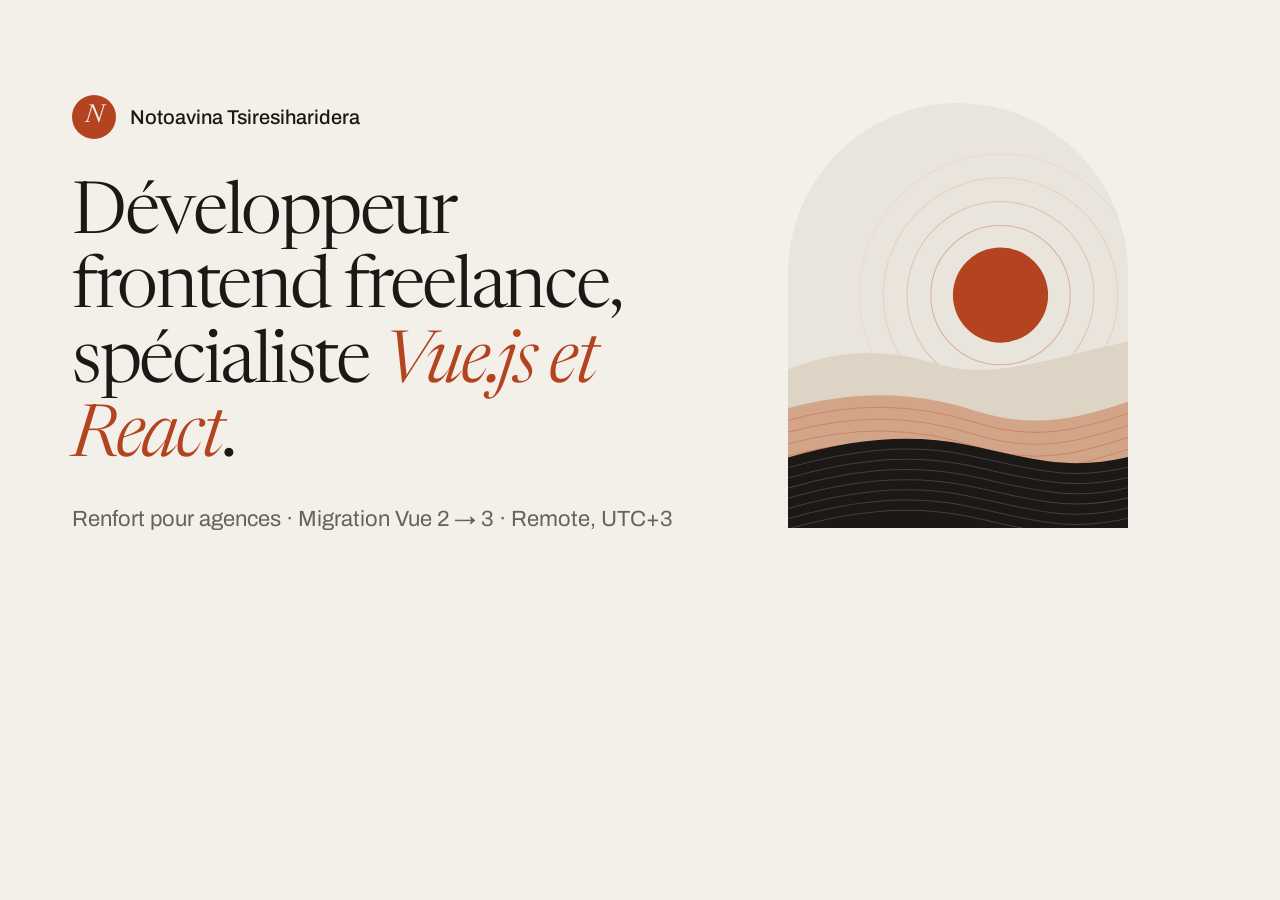
<file: design/og.html>
<!doctype html>
<html lang="fr">
<head>
<meta charset="utf-8">
<meta name="robots" content="noindex">
<title>Gabarit Open Graph</title>
<!-- Gabarit de l'image de partage (assets/img/og.png, 1200 × 630).
     Rendu : chrome --headless --window-size=1200,630 --screenshot=… -->
<link rel="stylesheet" href="https://fonts.googleapis.com/css2?family=Archivo:wght@400..600&family=Newsreader:ital,opsz,wght@0,6..72,350;1,6..72,350&display=block">
<link rel="stylesheet" href="../assets/css/tokens.css">
<style>
  html, body { margin: 0; width: 1200px; height: 630px; overflow: hidden; background: var(--paper); color: var(--ink); }
  .page { box-sizing: border-box; height: 100%; padding: 64px 72px; display: grid; grid-template-columns: 1fr 340px; gap: 72px; align-items: center; }
  .brand { display: flex; align-items: center; gap: 14px; font: 500 20px/1 var(--f-sans); }
  .mark { width: 44px; height: 44px; border-radius: 50%; background: var(--laterite); color: var(--paper); display: grid; place-items: center; font: italic 400 26px/1 var(--f-serif); padding-bottom: 3px; box-sizing: border-box; }
  h1 { margin: 40px 0 0; font: 350 72px/1.03 var(--f-serif); letter-spacing: -0.032em; }
  h1 em { font-style: italic; color: var(--laterite); }
  p { margin: 28px 0 0; font: 400 22px/1.4 var(--f-sans); color: var(--muted); }
  svg { width: 340px; height: auto; display: block; }
</style>
</head>
<body>
  <div class="page">
    <div>
      <div class="brand"><span class="mark">N</span>Notoavina Tsiresiharidera</div>
      <h1>Développeur frontend freelance, spécialiste <em>Vue.js et React</em>.</h1>
      <p>Renfort pour agences · Migration Vue 2 → 3 · Remote, UTC+3</p>
    </div>
    <svg viewBox="0 0 400 500" aria-hidden="true">
      <defs>
        <clipPath id="arch"><path d="M0 500V200a200 200 0 0 1 400 0v300z"/></clipPath>
        <clipPath id="clip-mid"><path d="M-10 362C80 336 150 340 220 362s120 10 190-14V560H-10z"/></clipPath>
        <clipPath id="clip-front"><path d="M-10 420C70 396 140 388 210 402s120 34 200 12V560H-10z"/></clipPath>
        <path id="line-mid" d="M-10 362C80 336 150 340 220 362s120 10 190-14"/>
        <path id="line-front" d="M-10 420C70 396 140 388 210 402s120 34 200 12"/>
      </defs>
      <g clip-path="url(#arch)">
        <rect width="400" height="500" fill="#eae5dc"/>
        <g fill="none" stroke="#b4441f" stroke-width="1.2">
          <circle cx="250" cy="226" r="82" stroke-opacity=".34"/><circle cx="250" cy="226" r="110" stroke-opacity=".22"/>
          <circle cx="250" cy="226" r="138" stroke-opacity=".13"/><circle cx="250" cy="226" r="166" stroke-opacity=".07"/>
        </g>
        <circle cx="250" cy="226" r="56" fill="#b4441f"/>
        <path d="M-10 318C60 286 120 290 180 308s130-8 230-30V560H-10z" fill="#ddd4c6"/>
        <path d="M-10 362C80 336 150 340 220 362s120 10 190-14V560H-10z" fill="#d3a588"/>
        <g clip-path="url(#clip-mid)" fill="none" stroke="#b4441f" stroke-opacity=".32" stroke-width="1.2">
          <use href="#line-mid" y="14"/><use href="#line-mid" y="28"/><use href="#line-mid" y="42"/><use href="#line-mid" y="56"/>
        </g>
        <path d="M-10 420C70 396 140 388 210 402s120 34 200 12V560H-10z" fill="#1b1815"/>
        <g clip-path="url(#clip-front)" fill="none" stroke="#f3f0ea" stroke-opacity=".18" stroke-width="1.2">
          <use href="#line-front" y="12"/><use href="#line-front" y="24"/><use href="#line-front" y="36"/><use href="#line-front" y="48"/><use href="#line-front" y="60"/><use href="#line-front" y="72"/><use href="#line-front" y="84"/>
        </g>
      </g>
    </svg>
  </div>
</body>
</html>
</file>
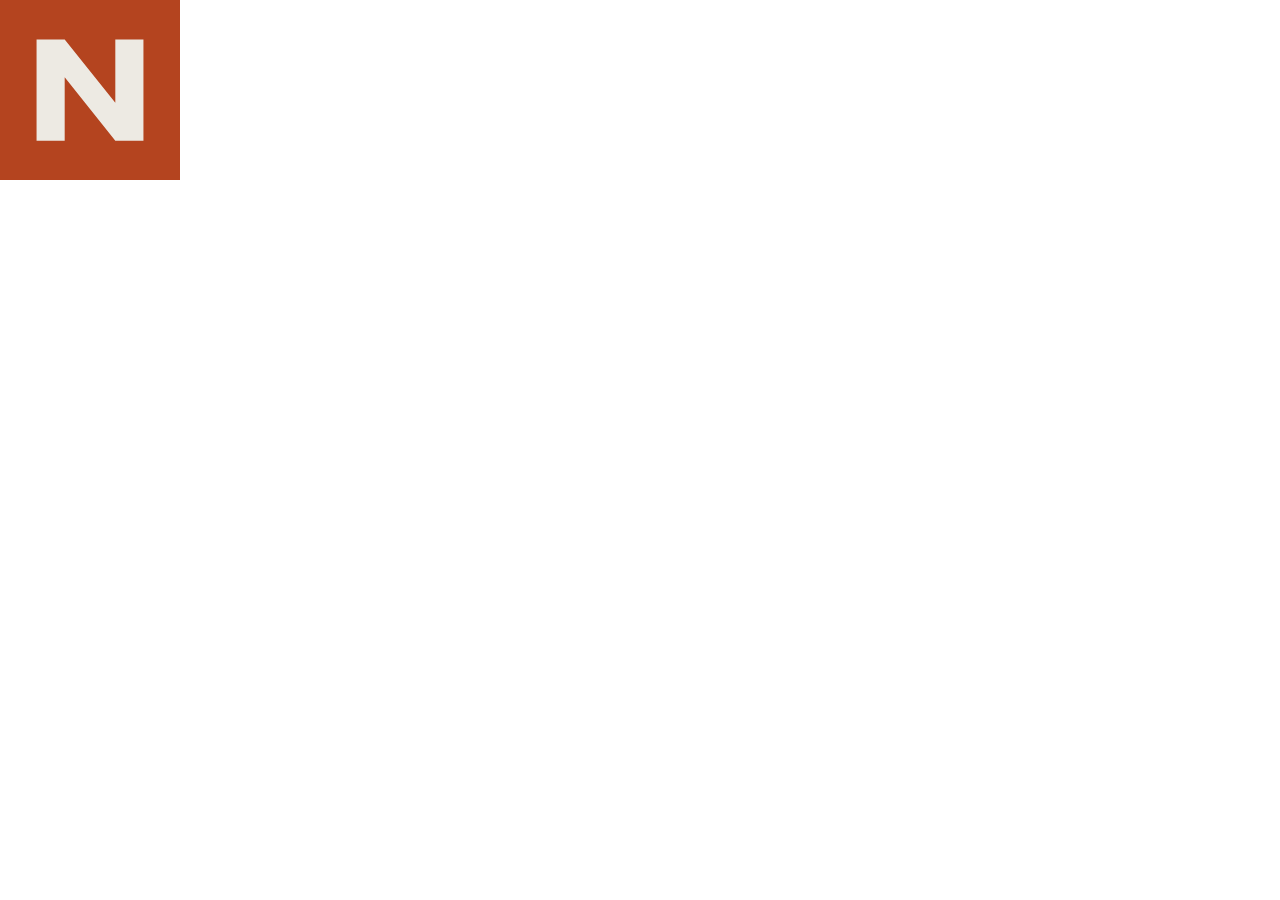
<file: design/touch-icon.html>
<!doctype html>
<html lang="fr">
<head>
<meta charset="utf-8">
<meta name="robots" content="noindex">
<title>Gabarit icône Apple</title>
<!-- Rendu : chrome --headless --window-size=180,180 --screenshot=assets/img/apple-touch-icon.png -->
<style>html, body { margin: 0; width: 180px; height: 180px; overflow: hidden; } img { display: block; width: 180px; height: 180px; }</style>
</head>
<body><img src="../assets/img/favicon.svg" alt=""></body>
</html>
</file>
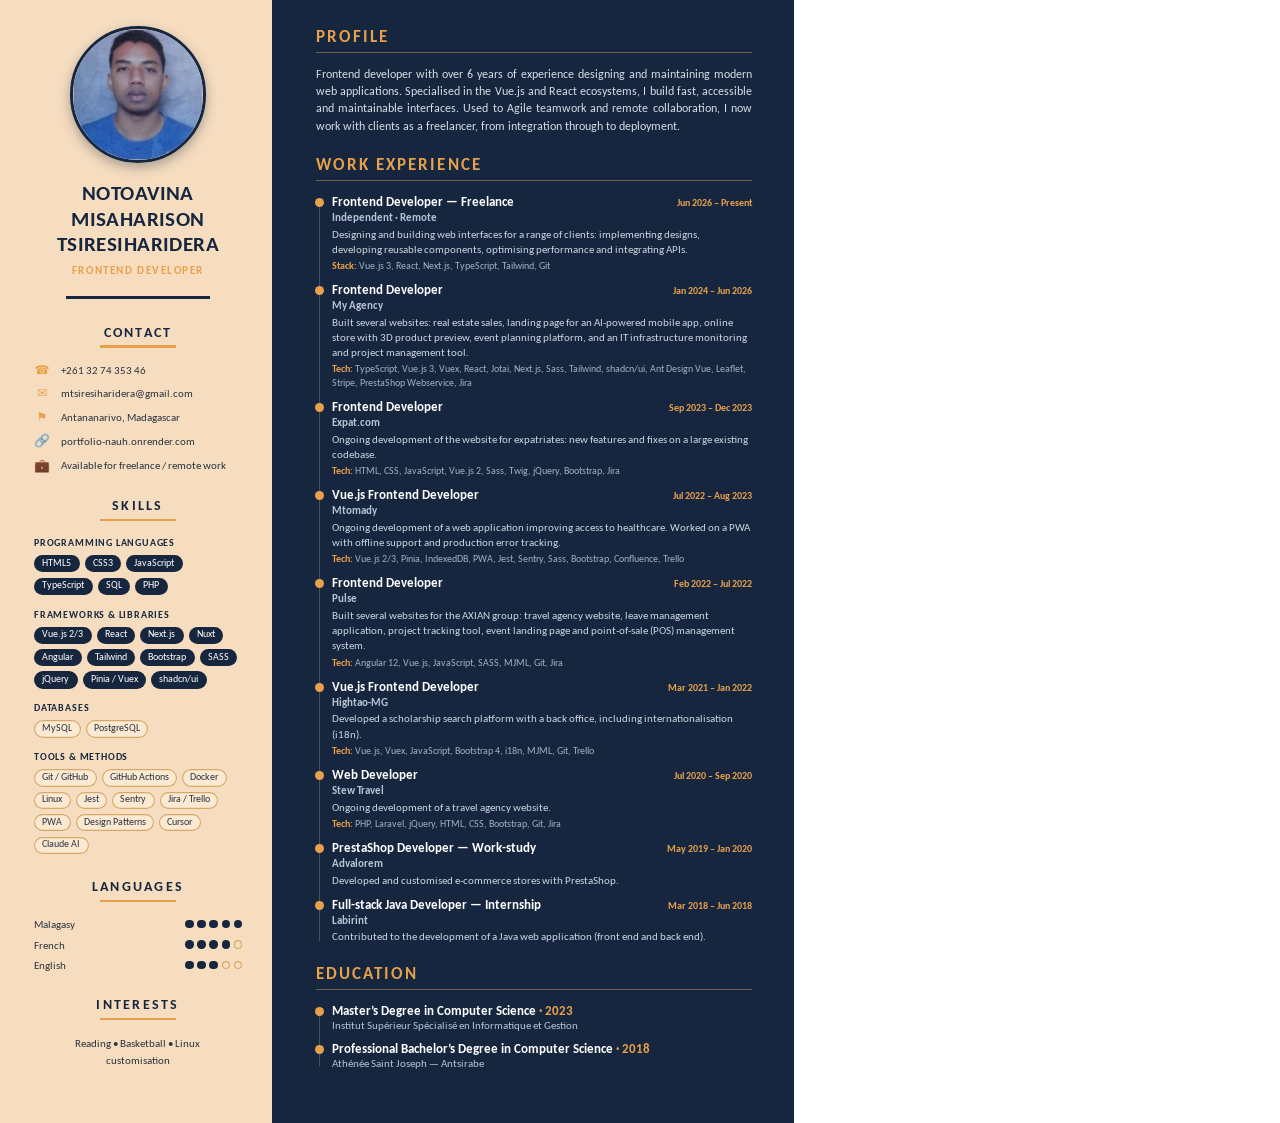
<file: design/cv/cv-en.html>
<!doctype html>
<html lang="en">
<head>
<meta charset="utf-8">
<meta name="robots" content="noindex">
<title>Notoavina Misaharison Tsiresiharidera — Frontend Developer CV</title>
<!-- Gabarit du CV anglais (A4). Styles communs : cv.css.
     Rendu : chrome --headless --print-to-pdf=assets/cv/notoavina-tsiresiharidera-cv-en.pdf
             --no-pdf-header-footer http://127.0.0.1:5173/design/cv/cv-en.html -->
<link rel="stylesheet" href="https://fonts.googleapis.com/css2?family=Carlito:ital,wght@0,400;0,700&display=block">
<link rel="stylesheet" href="cv.css">
</head>
<body>
  <div class="page">
    <!-- Colonne gauche -->
    <aside class="side">
      <img class="photo" src="photo.png" alt="Notoavina Misaharison Tsiresiharidera">
      <h1 class="name">NOTOAVINA<br>MISAHARISON<br>TSIRESIHARIDERA</h1>
      <p class="role">FRONTEND DEVELOPER</p>
      <div class="bar"></div>

      <h2>CONTACT</h2>
      <ul class="contact">
        <li><span class="i">☎</span>+261 32 74 353 46</li>
        <li><span class="i">✉</span>mtsiresiharidera@gmail.com</li>
        <li><span class="i">⚑</span>Antananarivo, Madagascar</li>
        <li><img src="icon-link.png" alt="">portfolio-nauh.onrender.com</li>
        <li><img src="icon-briefcase.png" alt="">Available for freelance / remote work</li>
      </ul>

      <h2>SKILLS</h2>
      <h3>PROGRAMMING LANGUAGES</h3>
      <ul class="pills"><li>HTML5</li><li>CSS3</li><li>JavaScript</li><li>TypeScript</li><li>SQL</li><li>PHP</li></ul>
      <h3>FRAMEWORKS &amp; LIBRARIES</h3>
      <ul class="pills"><li>Vue.js 2/3</li><li>React</li><li>Next.js</li><li>Nuxt</li><li>Angular</li><li>Tailwind</li><li>Bootstrap</li><li>SASS</li><li>jQuery</li><li>Pinia / Vuex</li><li>shadcn/ui</li></ul>
      <h3>DATABASES</h3>
      <ul class="pills soft"><li>MySQL</li><li>PostgreSQL</li></ul>
      <h3>TOOLS &amp; METHODS</h3>
      <ul class="pills soft"><li>Git / GitHub</li><li>GitHub Actions</li><li>Docker</li><li>Linux</li><li>Jest</li><li>Sentry</li><li>Jira / Trello</li><li>PWA</li><li>Design Patterns</li><li>Cursor</li><li>Claude AI</li></ul>

      <h2>LANGUAGES</h2>
      <ul class="langs">
        <li>Malagasy <span class="dots"><i></i><i></i><i></i><i></i><i></i></span></li>
        <li>French <span class="dots"><i></i><i></i><i></i><i></i><i class="off"></i></span></li>
        <li>English <span class="dots"><i></i><i></i><i></i><i class="off"></i><i class="off"></i></span></li>
      </ul>

      <h2>INTERESTS</h2>
      <p class="interests">Reading • Basketball • Linux<br>customisation</p>
    </aside>

    <!-- Colonne droite -->
    <main class="main">
      <section>
        <h2>PROFILE</h2>
        <p class="profile">Frontend developer with over 6 years of experience designing and maintaining modern web applications. Specialised in the Vue.js and React ecosystems, I build fast, accessible and maintainable interfaces. Used to Agile teamwork and remote collaboration, I now work with clients as a freelancer, from integration through to deployment.</p>
      </section>

      <section>
        <h2>WORK EXPERIENCE</h2>
        <div class="timeline">
          <article class="entry">
            <div class="entry__head"><h3>Frontend Developer — Freelance</h3><span class="date">Jun 2026 – Present</span></div>
            <p class="org">Independent · Remote</p>
            <p class="desc">Designing and building web interfaces for a range of clients: implementing designs, developing reusable components, optimising performance and integrating APIs.</p>
            <p class="tech"><b>Stack:</b> Vue.js 3, React, Next.js, TypeScript, Tailwind, Git</p>
          </article>
          <article class="entry">
            <div class="entry__head"><h3>Frontend Developer</h3><span class="date">Jan 2024 – Jun 2026</span></div>
            <p class="org">My Agency</p>
            <p class="desc">Built several websites: real estate sales, landing page for an AI-powered mobile app, online store with 3D product preview, event planning platform, and an IT infrastructure monitoring and project management tool.</p>
            <p class="tech"><b>Tech:</b> TypeScript, Vue.js 3, Vuex, React, Jotai, Next.js, Sass, Tailwind, shadcn/ui, Ant Design Vue, Leaflet, Stripe, PrestaShop Webservice, Jira</p>
          </article>
          <article class="entry">
            <div class="entry__head"><h3>Frontend Developer</h3><span class="date">Sep 2023 – Dec 2023</span></div>
            <p class="org">Expat.com</p>
            <p class="desc">Ongoing development of the website for expatriates: new features and fixes on a large existing codebase.</p>
            <p class="tech"><b>Tech:</b> HTML, CSS, JavaScript, Vue.js 2, Sass, Twig, jQuery, Bootstrap, Jira</p>
          </article>
          <article class="entry">
            <div class="entry__head"><h3>Vue.js Frontend Developer</h3><span class="date">Jul 2022 – Aug 2023</span></div>
            <p class="org">Mtomady</p>
            <p class="desc">Ongoing development of a web application improving access to healthcare. Worked on a PWA with offline support and production error tracking.</p>
            <p class="tech"><b>Tech:</b> Vue.js 2/3, Pinia, IndexedDB, PWA, Jest, Sentry, Sass, Bootstrap, Confluence, Trello</p>
          </article>
          <article class="entry">
            <div class="entry__head"><h3>Frontend Developer</h3><span class="date">Feb 2022 – Jul 2022</span></div>
            <p class="org">Pulse</p>
            <p class="desc">Built several websites for the AXIAN group: travel agency website, leave management application, project tracking tool, event landing page and point-of-sale (POS) management system.</p>
            <p class="tech"><b>Tech:</b> Angular 12, Vue.js, JavaScript, SASS, MJML, Git, Jira</p>
          </article>
          <article class="entry">
            <div class="entry__head"><h3>Vue.js Frontend Developer</h3><span class="date">Mar 2021 – Jan 2022</span></div>
            <p class="org">Hightao-MG</p>
            <p class="desc">Developed a scholarship search platform with a back office, including internationalisation (i18n).</p>
            <p class="tech"><b>Tech:</b> Vue.js, Vuex, JavaScript, Bootstrap 4, i18n, MJML, Git, Trello</p>
          </article>
          <article class="entry">
            <div class="entry__head"><h3>Web Developer</h3><span class="date">Jul 2020 – Sep 2020</span></div>
            <p class="org">Stew Travel</p>
            <p class="desc">Ongoing development of a travel agency website.</p>
            <p class="tech"><b>Tech:</b> PHP, Laravel, jQuery, HTML, CSS, Bootstrap, Git, Jira</p>
          </article>
          <article class="entry">
            <div class="entry__head"><h3>PrestaShop Developer — Work-study</h3><span class="date">May 2019 – Jan 2020</span></div>
            <p class="org">Advalorem</p>
            <p class="desc">Developed and customised e-commerce stores with PrestaShop.</p>
          </article>
          <article class="entry">
            <div class="entry__head"><h3>Full-stack Java Developer — Internship</h3><span class="date">Mar 2018 – Jun 2018</span></div>
            <p class="org">Labirint</p>
            <p class="desc">Contributed to the development of a Java web application (front end and back end).</p>
          </article>
        </div>
      </section>

      <section>
        <h2>EDUCATION</h2>
        <div class="timeline">
          <article class="entry">
            <h3>Master’s Degree in Computer Science <span class="year">· 2023</span></h3>
            <p class="school">Institut Supérieur Spécialisé en Informatique et Gestion</p>
          </article>
          <article class="entry">
            <h3>Professional Bachelor’s Degree in Computer Science <span class="year">· 2018</span></h3>
            <p class="school">Athénée Saint Joseph — Antsirabe</p>
          </article>
        </div>
      </section>
    </main>
  </div>
</body>
</html>
</file>
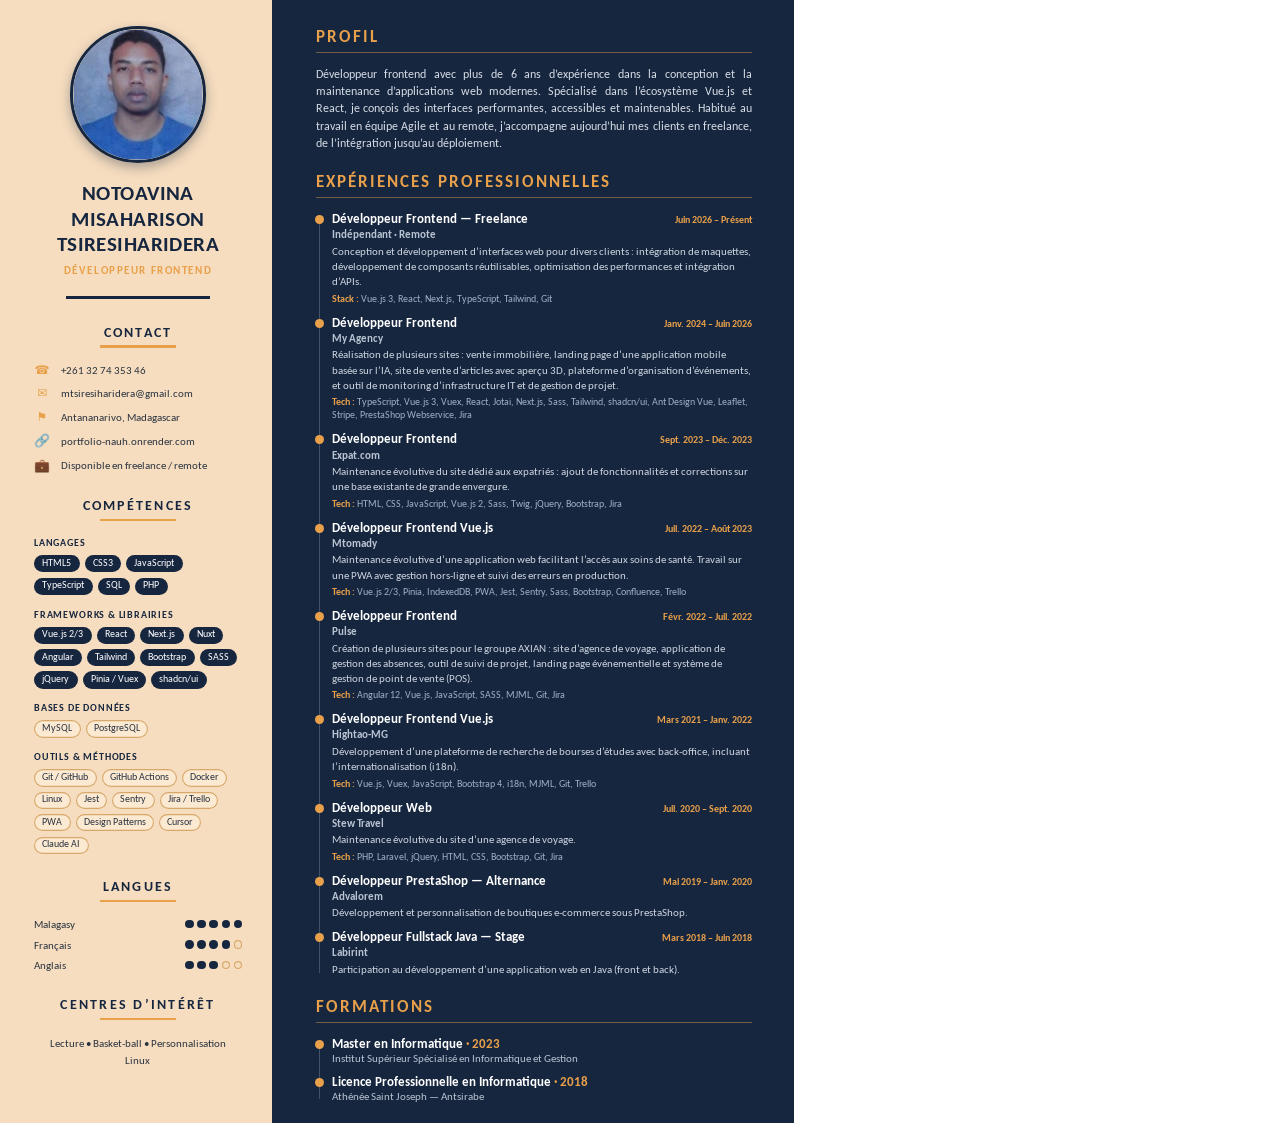
<file: design/cv/cv-fr.html>
<!doctype html>
<html lang="fr">
<head>
<meta charset="utf-8">
<meta name="robots" content="noindex">
<title>CV - Développeur Frontend - Notoavina Misaharison Tsiresiharidera</title>
<!-- Gabarit du CV français (A4). Styles communs : cv.css.
     Rendu : chrome --headless --print-to-pdf=assets/cv/notoavina-tsiresiharidera-cv.pdf
             --no-pdf-header-footer http://127.0.0.1:5173/design/cv/cv-fr.html -->
<link rel="stylesheet" href="https://fonts.googleapis.com/css2?family=Carlito:ital,wght@0,400;0,700&display=block">
<link rel="stylesheet" href="cv.css">
</head>
<body>
  <div class="page">
    <!-- Colonne gauche -->
    <aside class="side">
      <img class="photo" src="photo.png" alt="Notoavina Misaharison Tsiresiharidera">
      <h1 class="name">NOTOAVINA<br>MISAHARISON<br>TSIRESIHARIDERA</h1>
      <p class="role">DÉVELOPPEUR FRONTEND</p>
      <div class="bar"></div>

      <h2>CONTACT</h2>
      <ul class="contact">
        <li><span class="i">☎</span>+261 32 74 353 46</li>
        <li><span class="i">✉</span>mtsiresiharidera@gmail.com</li>
        <li><span class="i">⚑</span>Antananarivo, Madagascar</li>
        <li><img src="icon-link.png" alt="">portfolio-nauh.onrender.com</li>
        <li><img src="icon-briefcase.png" alt="">Disponible en freelance / remote</li>
      </ul>

      <h2>COMPÉTENCES</h2>
      <h3>LANGAGES</h3>
      <ul class="pills"><li>HTML5</li><li>CSS3</li><li>JavaScript</li><li>TypeScript</li><li>SQL</li><li>PHP</li></ul>
      <h3>FRAMEWORKS &amp; LIBRAIRIES</h3>
      <ul class="pills"><li>Vue.js 2/3</li><li>React</li><li>Next.js</li><li>Nuxt</li><li>Angular</li><li>Tailwind</li><li>Bootstrap</li><li>SASS</li><li>jQuery</li><li>Pinia / Vuex</li><li>shadcn/ui</li></ul>
      <h3>BASES DE DONNÉES</h3>
      <ul class="pills soft"><li>MySQL</li><li>PostgreSQL</li></ul>
      <h3>OUTILS &amp; MÉTHODES</h3>
      <ul class="pills soft"><li>Git / GitHub</li><li>GitHub Actions</li><li>Docker</li><li>Linux</li><li>Jest</li><li>Sentry</li><li>Jira / Trello</li><li>PWA</li><li>Design Patterns</li><li>Cursor</li><li>Claude AI</li></ul>

      <h2>LANGUES</h2>
      <ul class="langs">
        <li>Malagasy <span class="dots"><i></i><i></i><i></i><i></i><i></i></span></li>
        <li>Français <span class="dots"><i></i><i></i><i></i><i></i><i class="off"></i></span></li>
        <li>Anglais <span class="dots"><i></i><i></i><i></i><i class="off"></i><i class="off"></i></span></li>
      </ul>

      <h2>CENTRES D’INTÉRÊT</h2>
      <p class="interests">Lecture • Basket-ball • Personnalisation<br>Linux</p>
    </aside>

    <!-- Colonne droite -->
    <main class="main">
      <section>
        <h2>PROFIL</h2>
        <p class="profile">Développeur frontend avec plus de 6 ans d’expérience dans la conception et la maintenance d’applications web modernes. Spécialisé dans l’écosystème Vue.js et React, je conçois des interfaces performantes, accessibles et maintenables. Habitué au travail en équipe Agile et au remote, j’accompagne aujourd’hui mes clients en freelance, de l’intégration jusqu’au déploiement.</p>
      </section>

      <section>
        <h2>EXPÉRIENCES PROFESSIONNELLES</h2>
        <div class="timeline">
          <article class="entry">
            <div class="entry__head"><h3>Développeur Frontend — Freelance</h3><span class="date">Juin 2026 – Présent</span></div>
            <p class="org">Indépendant · Remote</p>
            <p class="desc">Conception et développement d’interfaces web pour divers clients&#8239;: intégration de maquettes, développement de composants réutilisables, optimisation des performances et intégration d’APIs.</p>
            <p class="tech"><b>Stack&#8239;:</b> Vue.js 3, React, Next.js, TypeScript, Tailwind, Git</p>
          </article>
          <article class="entry">
            <div class="entry__head"><h3>Développeur Frontend</h3><span class="date">Janv. 2024 – Juin 2026</span></div>
            <p class="org">My Agency</p>
            <p class="desc">Réalisation de plusieurs sites&#8239;: vente immobilière, landing page d’une application mobile basée sur l’IA, site de vente d’articles avec aperçu 3D, plateforme d’organisation d’événements, et outil de monitoring d’infrastructure IT et de gestion de projet.</p>
            <p class="tech"><b>Tech&#8239;:</b> TypeScript, Vue.js 3, Vuex, React, Jotai, Next.js, Sass, Tailwind, shadcn/ui, Ant Design Vue, Leaflet, Stripe, PrestaShop Webservice, Jira</p>
          </article>
          <article class="entry">
            <div class="entry__head"><h3>Développeur Frontend</h3><span class="date">Sept. 2023 – Déc. 2023</span></div>
            <p class="org">Expat.com</p>
            <p class="desc">Maintenance évolutive du site dédié aux expatriés&#8239;: ajout de fonctionnalités et corrections sur une base existante de grande envergure.</p>
            <p class="tech"><b>Tech&#8239;:</b> HTML, CSS, JavaScript, Vue.js 2, Sass, Twig, jQuery, Bootstrap, Jira</p>
          </article>
          <article class="entry">
            <div class="entry__head"><h3>Développeur Frontend Vue.js</h3><span class="date">Juil. 2022 – Août 2023</span></div>
            <p class="org">Mtomady</p>
            <p class="desc">Maintenance évolutive d’une application web facilitant l’accès aux soins de santé. Travail sur une PWA avec gestion hors-ligne et suivi des erreurs en production.</p>
            <p class="tech"><b>Tech&#8239;:</b> Vue.js 2/3, Pinia, IndexedDB, PWA, Jest, Sentry, Sass, Bootstrap, Confluence, Trello</p>
          </article>
          <article class="entry">
            <div class="entry__head"><h3>Développeur Frontend</h3><span class="date">Févr. 2022 – Juil. 2022</span></div>
            <p class="org">Pulse</p>
            <p class="desc">Création de plusieurs sites pour le groupe AXIAN&#8239;: site d’agence de voyage, application de gestion des absences, outil de suivi de projet, landing page événementielle et système de gestion de point de vente (POS).</p>
            <p class="tech"><b>Tech&#8239;:</b> Angular 12, Vue.js, JavaScript, SASS, MJML, Git, Jira</p>
          </article>
          <article class="entry">
            <div class="entry__head"><h3>Développeur Frontend Vue.js</h3><span class="date">Mars 2021 – Janv. 2022</span></div>
            <p class="org">Hightao-MG</p>
            <p class="desc">Développement d’une plateforme de recherche de bourses d’études avec back-office, incluant l’internationalisation (i18n).</p>
            <p class="tech"><b>Tech&#8239;:</b> Vue.js, Vuex, JavaScript, Bootstrap 4, i18n, MJML, Git, Trello</p>
          </article>
          <article class="entry">
            <div class="entry__head"><h3>Développeur Web</h3><span class="date">Juil. 2020 – Sept. 2020</span></div>
            <p class="org">Stew Travel</p>
            <p class="desc">Maintenance évolutive du site d’une agence de voyage.</p>
            <p class="tech"><b>Tech&#8239;:</b> PHP, Laravel, jQuery, HTML, CSS, Bootstrap, Git, Jira</p>
          </article>
          <article class="entry">
            <div class="entry__head"><h3>Développeur PrestaShop — Alternance</h3><span class="date">Mai 2019 – Janv. 2020</span></div>
            <p class="org">Advalorem</p>
            <p class="desc">Développement et personnalisation de boutiques e-commerce sous PrestaShop.</p>
          </article>
          <article class="entry">
            <div class="entry__head"><h3>Développeur Fullstack Java — Stage</h3><span class="date">Mars 2018 – Juin 2018</span></div>
            <p class="org">Labirint</p>
            <p class="desc">Participation au développement d’une application web en Java (front et back).</p>
          </article>
        </div>
      </section>

      <section>
        <h2>FORMATIONS</h2>
        <div class="timeline">
          <article class="entry">
            <h3>Master en Informatique <span class="year">· 2023</span></h3>
            <p class="school">Institut Supérieur Spécialisé en Informatique et Gestion</p>
          </article>
          <article class="entry">
            <h3>Licence Professionnelle en Informatique <span class="year">· 2018</span></h3>
            <p class="school">Athénée Saint Joseph — Antsirabe</p>
          </article>
        </div>
      </section>
    </main>
  </div>
</body>
</html>
</file>
<file: assets/css/tokens.css>
/* ==========================================================================
   Tokens — papier, encre, latérite
   Un seul fond, une seule couleur d'accent, deux familles :
   Newsreader pour la voix (titres), Archivo pour l'interface (texte).
   ========================================================================== */

@layer tokens, base, components, sections, utilities;

@layer tokens {
  :root {
    /* Couleurs ----------------------------------------------------------- */
    --paper: #f3f0ea;       /* fond */
    --paper-2: #eae5dc;     /* surfaces, cartes */
    --paper-3: #ddd4c6;     /* collines lointaines, blocs */
    --clay: #d3a588;        /* terre claire */
    --ink: #1b1815;         /* texte, bloc contact */
    --muted: #6a6158;       /* texte secondaire — 5,3:1 sur papier */
    --muted-on-ink: #a59c90;/* texte secondaire sur encre — 6,4:1 */
    --laterite: #b4441f;    /* accent — 4,9:1 sur papier */
    --braise: #e0703f;      /* accent sur encre — 5,6:1 */
    --signal: #2f7a4a;      /* pastille « disponible » */

    --line: rgb(27 24 21 / 0.12);
    --line-strong: rgb(27 24 21 / 0.22);
    --line-on-ink: rgb(243 240 234 / 0.14);

    /* Typographie -------------------------------------------------------- */
    --f-serif: "Newsreader", "Iowan Old Style", Georgia, serif;
    --f-sans: "Archivo", system-ui, -apple-system, "Segoe UI", sans-serif;

    --t-xs: 0.8125rem;                                   /* 13px */
    --t-sm: 0.9375rem;                                   /* 15px */
    --t-base: 1.0625rem;                                 /* 17px */
    --t-lede: clamp(1.125rem, 0.45vw + 1rem, 1.3125rem); /* 18 → 21px */
    --t-h3: clamp(1.5rem, 0.9vw + 1.15rem, 1.875rem);    /* 24 → 30px */
    --t-h2: clamp(2.375rem, 3.4vw + 1.1rem, 4.25rem);    /* 38 → 68px */
    --t-h1: clamp(2.5rem, 4.4vw + 0.5rem, 4.75rem);      /* 40 → 76px */

    /* Espace & formes ---------------------------------------------------- */
    --gut: clamp(20px, 4vw, 48px);
    --gap: clamp(16px, 2.2vw, 32px);
    --max: 1280px;
    --nav-h: 72px;
    --section: clamp(96px, 11vw, 168px);
    --r-md: 18px;
    --r-lg: 28px;

    /* Mouvement (cf. skill emil-design-eng) ------------------------------ */
    --ease-out: cubic-bezier(0.23, 1, 0.32, 1);
    --ease-in-out: cubic-bezier(0.77, 0, 0.175, 1);
    --ease-drawer: cubic-bezier(0.32, 0.72, 0, 1);
    --ease-expo: cubic-bezier(0.16, 1, 0.3, 1);
    --d-press: 160ms;
    --d-ui: 200ms;
  }
}
</file>
<file: assets/css/base.css>
/* ==========================================================================
   Base — reset, lecture, accessibilité
   ========================================================================== */

@layer base {
  *,
  *::before,
  *::after {
    box-sizing: border-box;
  }

  * {
    margin: 0;
    padding: 0;
  }

  html {
    -webkit-text-size-adjust: 100%;
    text-size-adjust: 100%;
    background: var(--paper);
    color-scheme: light;
    scrollbar-gutter: stable;
    scroll-padding-top: calc(var(--nav-h) + 24px);
  }

  @media (prefers-reduced-motion: no-preference) {
    html {
      scroll-behavior: smooth;
    }
  }

  html:has(.menu[open]) {
    overflow: hidden;
  }

  /* Langue non française demandée : on attend la traduction (quelques ms). */
  .i18n-pending body {
    visibility: hidden;
  }

  body {
    min-height: 100svh;
    overflow-x: clip;
    background: var(--paper);
    color: var(--ink);
    font-family: var(--f-sans);
    font-size: var(--t-base);
    line-height: 1.65;
    -webkit-font-smoothing: antialiased;
    -moz-osx-font-smoothing: grayscale;
    text-rendering: optimizeLegibility;
  }

  h1,
  h2,
  h3 {
    font-family: var(--f-serif);
    font-size: inherit;
    font-weight: 400;
    font-optical-sizing: auto;
    text-wrap: balance;
  }

  p,
  dd,
  li {
    text-wrap: pretty;
  }

  img,
  svg {
    display: block;
    max-width: 100%;
  }

  a {
    color: inherit;
    text-decoration: none;
  }

  button {
    font: inherit;
    color: inherit;
    background: none;
    border: 0;
    cursor: pointer;
    -webkit-tap-highlight-color: transparent;
  }

  ol,
  ul {
    list-style: none;
  }

  ::selection {
    background: var(--laterite);
    color: var(--paper);
  }

  :focus-visible {
    outline: 2px solid var(--laterite);
    outline-offset: 4px;
    border-radius: 4px;
  }

  [tabindex="-1"]:focus {
    outline: none;
  }
}

@layer utilities {
  .sr-only {
    position: absolute !important;
    width: 1px;
    height: 1px;
    padding: 0;
    margin: -1px;
    overflow: hidden;
    clip-path: inset(50%);
    white-space: nowrap;
    border: 0;
  }
}
</file>
<file: assets/css/components.css>
/* ==========================================================================
   Composants partagés — conteneur, surtitres, boutons, navigation, menu,
   têtes de section, révélations
   ========================================================================== */

@layer components {
  .wrap {
    width: 100%;
    max-width: calc(var(--max) + var(--gut) * 2);
    margin-inline: auto;
    padding-inline: var(--gut);
  }

  .skip {
    position: fixed;
    top: 12px;
    left: var(--gut);
    z-index: 100;
    padding: 12px 18px;
    border-radius: 999px;
    background: var(--ink);
    color: var(--paper);
    font-size: var(--t-sm);
    transform: translateY(-180%);
    transition: transform var(--d-ui) var(--ease-out);
  }

  .skip:focus-visible {
    transform: none;
  }

  /* Surtitre : numéro, filet, intitulé. ------------------------------- */
  .eyebrow {
    display: inline-flex;
    align-items: center;
    gap: 12px;
    font-size: var(--t-xs);
    font-weight: 500;
    line-height: 1;
    letter-spacing: 0.12em;
    text-transform: uppercase;
    color: var(--muted);
  }

  .eyebrow .num {
    display: inline-flex;
    align-items: center;
    gap: 12px;
    color: var(--laterite);
    font-variant-numeric: tabular-nums;
  }

  .eyebrow .num::after {
    content: "";
    width: 28px;
    height: 1px;
    background: var(--line-strong);
  }

  /* Boutons -------------------------------------------------------------- */
  .btn {
    display: inline-flex;
    align-items: center;
    justify-content: center;
    gap: 10px;
    height: 52px;
    padding: 0 26px;
    border-radius: 999px;
    font-size: var(--t-sm);
    font-weight: 500;
    line-height: 1;
    white-space: nowrap;
    transition:
      transform var(--d-press) var(--ease-out),
      background-color var(--d-ui) ease,
      color var(--d-ui) ease,
      box-shadow var(--d-ui) ease,
      opacity 160ms ease;
  }

  .btn:active {
    transform: scale(0.97);
  }

  .btn svg {
    width: 16px;
    height: 16px;
    transition: transform var(--d-ui) var(--ease-out);
  }

  .btn--sm {
    height: 42px;
    padding: 0 20px;
  }

  .btn--ink {
    background: var(--ink);
    color: var(--paper);
  }

  .btn--ghost {
    box-shadow: inset 0 0 0 1px var(--line-strong);
  }

  .btn--light {
    background: var(--paper);
    color: var(--ink);
  }

  @media (hover: hover) and (pointer: fine) {
    .btn--ink:hover {
      background: var(--laterite);
    }

    .btn--ghost:hover {
      box-shadow: inset 0 0 0 1px var(--ink);
    }

    .btn--light:hover {
      background: var(--paper-2);
    }

    .btn:hover svg[data-dir="right"] {
      transform: translateX(3px);
    }

    .btn:hover svg[data-dir="down"] {
      transform: translateY(2px);
    }
  }

  /* ====================================================================
     Navigation
     ==================================================================== */
  .nav {
    position: sticky;
    top: 0;
    z-index: 50;
    height: var(--nav-h);
    background: rgb(243 240 234 / 0.88);
    -webkit-backdrop-filter: saturate(1.4) blur(14px);
    backdrop-filter: saturate(1.4) blur(14px);
    box-shadow: 0 1px 0 transparent;
    transition:
      transform 320ms var(--ease-out),
      box-shadow var(--d-ui) ease;
  }

  .nav[data-scrolled="true"] {
    box-shadow: 0 1px 0 var(--line);
  }

  .nav[data-hidden="true"] {
    transform: translateY(-100%);
  }

  .nav__inner {
    height: 100%;
    display: flex;
    align-items: center;
    gap: clamp(10px, 2.4vw, 32px);
  }

  .nav__brand {
    display: inline-flex;
    align-items: center;
    gap: 12px;
    margin-right: auto;
    font-size: var(--t-sm);
    font-weight: 500;
    line-height: 1;
  }

  .nav__mark {
    display: grid;
    place-items: center;
    width: 36px;
    height: 36px;
    border-radius: 50%;
    background: var(--laterite);
    color: var(--paper);
    font-family: var(--f-serif);
    font-size: 1.25rem;
    font-style: italic;
    line-height: 1;
    padding-bottom: 2px;
  }

  /* Le nom complet n'apparaît que lorsqu'il y a la place, pour ne jamais
     serrer la navigation (petit écran, ou bureau entre 960 et 1180 px). */
  @media (max-width: 599px), (min-width: 960px) and (max-width: 1179px) {
    .nav__last {
      display: none;
    }
  }

  .nav__links {
    display: none;
    gap: clamp(20px, 2.6vw, 36px);
  }

  .nav__links a {
    position: relative;
    padding-block: 8px;
    font-size: var(--t-sm);
    line-height: 1;
    color: var(--muted);
    transition: color var(--d-ui) ease;
  }

  .nav__links a::after {
    content: "";
    position: absolute;
    inset: auto 0 0;
    height: 1px;
    background: currentColor;
    transform: scaleX(0);
    transform-origin: right;
    transition: transform 300ms var(--ease-out);
  }

  .nav__links a[aria-current="true"] {
    color: var(--ink);
  }

  .nav__links a[aria-current="true"]::after {
    transform: scaleX(1);
    transform-origin: left;
  }

  @media (hover: hover) and (pointer: fine) {
    .nav__links a:hover {
      color: var(--ink);
    }
  }

  .nav__cta {
    display: none;
  }

  /* Sélecteur de langue : un curseur encre glisse sous la langue active.
     Il suit <html data-lang>, posé avant le premier rendu : aucun saut. */
  .lang {
    position: relative;
    display: inline-grid;
    grid-template-columns: 1fr 1fr;
    padding: 3px;
    border-radius: 999px;
    box-shadow: inset 0 0 0 1px var(--line-strong);
  }

  .lang__thumb {
    position: absolute;
    top: 3px;
    bottom: 3px;
    left: 3px;
    width: calc(50% - 3px);
    border-radius: 999px;
    background: var(--ink);
    transition: transform 300ms var(--ease-in-out);
  }

  html[data-lang="en"] .lang__thumb {
    transform: translateX(100%);
  }

  .lang button {
    position: relative;
    min-width: 38px;
    height: 34px;
    padding: 0 8px;
    border-radius: 999px;
    font-size: var(--t-xs);
    font-weight: 500;
    letter-spacing: 0.06em;
    color: var(--muted);
    transition:
      color var(--d-ui) ease,
      transform var(--d-press) var(--ease-out);
  }

  .lang button:active {
    transform: scale(0.95);
  }

  html[data-lang="fr"] .lang [data-lang-set="fr"],
  html[data-lang="en"] .lang [data-lang-set="en"] {
    color: var(--paper);
  }

  @media (hover: hover) and (pointer: fine) {
    html[data-lang="fr"] .lang [data-lang-set="en"]:hover,
    html[data-lang="en"] .lang [data-lang-set="fr"]:hover {
      color: var(--ink);
    }
  }

  /* Changement de langue : le texte s'efface puis revient (160 ms). */
  main,
  .footer,
  .nav__links {
    transition: opacity 160ms ease;
  }

  .is-switching main,
  .is-switching .footer,
  .is-switching .nav__links,
  .is-switching .nav__cta,
  .is-switching .nav__menu {
    opacity: 0;
  }

  .nav__menu {
    display: inline-flex;
    align-items: center;
    gap: 10px;
    height: 42px;
    padding: 0 18px;
    border-radius: 999px;
    box-shadow: inset 0 0 0 1px var(--line-strong);
    font-size: var(--t-sm);
    font-weight: 500;
    transition:
      transform var(--d-press) var(--ease-out),
      opacity 160ms ease;
  }

  .nav__menu:active {
    transform: scale(0.97);
  }

  .nav__menu i {
    display: grid;
    gap: 4px;
    width: 14px;
  }

  .nav__menu i::before,
  .nav__menu i::after {
    content: "";
    height: 1.5px;
    border-radius: 1px;
    background: currentColor;
  }

  @media (min-width: 960px) {
    .nav__links {
      display: flex;
    }

    .nav__cta {
      display: inline-flex;
    }

    .nav__menu {
      display: none;
    }
  }

  /* ====================================================================
     Menu mobile — <dialog> natif (focus piégé, Échap, fond inerte)
     ==================================================================== */
  .menu {
    position: fixed;
    inset: 0;
    width: 100%;
    max-width: none;
    height: 100%;
    max-height: none;
    border: 0;
    background: var(--paper);
    color: var(--ink);
    flex-direction: column;
    padding-bottom: 28px;
    opacity: 1;
    transform: none;
    transition:
      opacity 280ms ease,
      transform 420ms var(--ease-drawer),
      display 420ms allow-discrete,
      overlay 420ms allow-discrete;
  }

  .menu[open] {
    display: flex;
  }

  .menu:not([open]) {
    opacity: 0;
    transform: translateY(-12px);
    transition-duration: 200ms, 240ms, 240ms, 240ms;
  }

  @starting-style {
    .menu[open] {
      opacity: 0;
      transform: translateY(-12px);
    }
  }

  .menu::backdrop {
    background: transparent;
  }

  .menu__top {
    display: flex;
    align-items: center;
    justify-content: space-between;
    height: var(--nav-h);
  }

  .menu__list {
    margin-top: 24px;
    border-top: 1px solid var(--line);
  }

  .menu__list li {
    border-bottom: 1px solid var(--line);
  }

  .menu__list a {
    display: flex;
    align-items: baseline;
    justify-content: space-between;
    padding-block: 18px;
    font-family: var(--f-serif);
    font-size: clamp(2rem, 9vw, 2.75rem);
    line-height: 1.1;
    letter-spacing: -0.02em;
  }

  .menu__list .num {
    font-family: var(--f-sans);
    font-size: var(--t-xs);
    letter-spacing: 0.12em;
    color: var(--laterite);
  }

  .menu__list li {
    transition:
      opacity 400ms ease calc(80ms + var(--i, 0) * 40ms),
      transform 600ms var(--ease-expo) calc(80ms + var(--i, 0) * 40ms);
  }

  @starting-style {
    .menu[open] .menu__list li {
      opacity: 0;
      transform: translateY(12px);
    }
  }

  .menu__foot {
    margin-top: auto;
    display: grid;
    gap: 16px;
  }

  .menu__foot p {
    font-size: var(--t-sm);
    color: var(--muted);
  }

  @media (prefers-reduced-motion: reduce) {
    .menu,
    .menu:not([open]) {
      transform: none;
    }

    @starting-style {
      .menu[open] {
        transform: none;
      }

      .menu[open] .menu__list li {
        transform: none;
      }
    }
  }

  /* ====================================================================
     Sections et têtes de section
     ==================================================================== */
  .section {
    padding-block: var(--section);
  }

  .section-head {
    display: grid;
    gap: 24px var(--gap);
    margin-bottom: clamp(48px, 6vw, 88px);
  }

  .section-title {
    font-size: var(--t-h2);
    font-weight: 350;
    line-height: 1.04;
    letter-spacing: -0.025em;
  }

  .section-title em,
  .hero__title em,
  .contact__title em {
    font-style: italic;
    color: var(--laterite);
  }

  .section-intro {
    max-width: 42ch;
    color: var(--muted);
  }

  @media (min-width: 960px) {
    .section-head {
      grid-template-columns: minmax(0, 7fr) minmax(0, 5fr);
      align-items: end;
    }

    .section-head .eyebrow {
      grid-column: 1 / -1;
    }

    .section-intro {
      justify-self: end;
      padding-bottom: 0.4em;
    }
  }

  /* Ligne masquée : le texte monte derrière un cache. */
  .mask {
    display: block;
    overflow: hidden;
    padding-block: 0.06em 0.12em;
    margin-block: -0.06em -0.12em;
  }

  .mask > span {
    display: block;
  }
}

/* ======================================================================
   Révélations au défilement (uniquement quand le JS est actif)
   ====================================================================== */
@layer utilities {
  .js [data-reveal] {
    opacity: 0;
    transform: translateY(18px);
  }

  .js [data-reveal].is-in {
    opacity: 1;
    transform: none;
    transition:
      opacity 800ms var(--ease-out) var(--delay, 0ms),
      transform 1000ms var(--ease-expo) var(--delay, 0ms);
  }

  @media (prefers-reduced-motion: reduce) {
    .js [data-reveal] {
      transform: none;
    }

    .js [data-reveal].is-in {
      transition: opacity 400ms ease;
    }
  }
}
</file>
<file: assets/css/sections/hero.css>
/* ==========================================================================
   Accueil — titre serif, illustration en arche, chiffres clés
   ========================================================================== */

@layer sections {
  .hero {
    display: flex;
    flex-direction: column;
    min-height: calc(100svh - var(--nav-h));
    padding-bottom: clamp(24px, 4vh, 40px);
  }

  .hero__inner {
    flex: 1;
    display: grid;
    align-items: center;
    gap: 56px;
    padding-block: clamp(32px, 6vh, 80px) clamp(40px, 6vh, 72px);
  }

  @media (min-width: 1000px) {
    .hero__inner {
      grid-template-columns: minmax(0, 7fr) minmax(0, 5fr);
      gap: clamp(48px, 7vw, 112px);
    }
  }

  .hero__title {
    font-size: var(--t-h1);
    font-weight: 350;
    line-height: 1.02;
    letter-spacing: -0.032em;
  }

  .hero__lede {
    max-width: 44ch;
    margin-top: 28px;
    font-size: var(--t-lede);
    line-height: 1.6;
    color: var(--muted);
  }

  .hero__lede strong {
    font-weight: 500;
    color: var(--ink);
  }

  .hero__actions {
    display: flex;
    flex-wrap: wrap;
    align-items: center;
    gap: 12px;
    margin-top: 36px;
  }

  /* Lien discret « Télécharger mon CV », à côté des deux boutons. */
  .text-link {
    display: inline-flex;
    align-items: center;
    gap: 8px;
    padding: 8px 4px;
    font-size: var(--t-sm);
    font-weight: 500;
    text-decoration: underline;
    text-decoration-thickness: 1px;
    text-underline-offset: 0.3em;
    text-decoration-color: var(--line-strong);
    transition: text-decoration-color var(--d-ui) ease;
  }

  .text-link svg {
    width: 16px;
    height: 16px;
    color: var(--laterite);
  }

  @media (hover: hover) and (pointer: fine) {
    .text-link:hover {
      text-decoration-color: currentColor;
    }
  }

  /* Bandeau « Ils m'ont fait confiance » --------------------------------- */
  .trust__inner {
    display: grid;
    gap: 16px 48px;
    padding-block: 32px;
    border-top: 1px solid var(--line);
  }

  @media (min-width: 1000px) {
    .trust__inner {
      grid-template-columns: auto 1fr;
      align-items: baseline;
    }
  }

  .trust__label {
    font-family: var(--f-sans);
    font-size: var(--t-xs);
    font-weight: 500;
    letter-spacing: 0.12em;
    text-transform: uppercase;
    color: var(--muted);
  }

  .trust__list {
    display: flex;
    flex-wrap: wrap;
    justify-content: space-between;
    gap: 10px 28px;
  }

  .trust__list li {
    font-family: var(--f-serif);
    font-size: clamp(1.125rem, 0.4vw + 1rem, 1.375rem);
    line-height: 1.2;
    letter-spacing: -0.01em;
    color: var(--muted);
  }

  /* Illustration ------------------------------------------------------- */
  .hero__art {
    justify-self: center;
    width: min(100%, 400px);
  }

  .hero__art svg {
    width: 100%;
    height: auto;
  }

  .hero__caption {
    display: flex;
    justify-content: space-between;
    gap: 16px;
    margin-top: 16px;
    padding-top: 12px;
    border-top: 1px solid var(--line);
    font-size: var(--t-xs);
    color: var(--muted);
    font-variant-numeric: tabular-nums;
  }

  @media (max-width: 999px) {
    .hero__art {
      width: min(100%, 360px);
    }
  }

  /* Chiffres clés ------------------------------------------------------- */
  .hero__facts {
    display: grid;
    grid-template-columns: repeat(2, minmax(0, 1fr));
    border-top: 1px solid var(--line);
  }

  .hero__facts > div {
    display: flex;
    flex-direction: column-reverse;
    justify-content: flex-end;
    gap: 6px;
    padding: 22px 0 6px;
  }

  .hero__facts dd {
    font-family: var(--f-serif);
    font-size: clamp(2rem, 2.6vw + 0.8rem, 3rem);
    font-weight: 350;
    line-height: 1;
    letter-spacing: -0.02em;
  }

  .hero__facts dt {
    font-size: var(--t-sm);
    color: var(--muted);
  }

  @media (min-width: 760px) {
    .hero__facts {
      grid-template-columns: repeat(4, minmax(0, 1fr));
    }

    .hero__facts > div + div {
      padding-left: clamp(16px, 2.4vw, 32px);
      border-left: 1px solid var(--line);
    }
  }

  /* ====================================================================
     Intro — lancée une fois les polices prêtes (JS)
     ==================================================================== */
  .js .hero:not(.is-ready) .hero__title .mask > span {
    transform: translateY(105%);
  }

  .js .hero:not(.is-ready) [data-intro] {
    opacity: 0;
    transform: translateY(16px);
  }

  .js .hero:not(.is-ready) .art__sun {
    transform: translateY(70px);
  }

  .js .hero:not(.is-ready) .art__far,
  .js .hero:not(.is-ready) .art__mid,
  .js .hero:not(.is-ready) .art__front {
    transform: translateY(60px);
  }

  .hero.is-ready .hero__title .mask > span {
    transition: transform 1100ms var(--ease-expo) var(--delay, 0ms);
  }

  .hero.is-ready [data-intro] {
    transition:
      opacity 800ms var(--ease-out) var(--delay, 0ms),
      transform 1000ms var(--ease-expo) var(--delay, 0ms);
  }

  .hero.is-ready .art__sun {
    transition: transform 1600ms var(--ease-expo) 420ms;
  }

  .hero.is-ready .art__far {
    transition: transform 1400ms var(--ease-expo) 300ms;
  }

  .hero.is-ready .art__mid {
    transition: transform 1400ms var(--ease-expo) 360ms;
  }

  .hero.is-ready .art__front {
    transition: transform 1400ms var(--ease-expo) 420ms;
  }

  /* Vie de l'illustration : halo qui respire, parallaxe au défilement. */
  @media (prefers-reduced-motion: no-preference) {
    .art__rings {
      transform-origin: 250px 226px;
      animation: art-breathe 7s ease-in-out infinite alternate;
    }

    @supports (animation-timeline: scroll()) {
      .art__px-sun,
      .art__px-far,
      .art__px-mid,
      .art__px-front {
        animation: linear both;
        animation-timeline: scroll(root block);
        animation-range: 0 100vh;
      }

      .art__px-sun { animation-name: px-sun; }
      .art__px-far { animation-name: px-far; }
      .art__px-mid { animation-name: px-mid; }
      .art__px-front { animation-name: px-front; }
    }
  }

  @keyframes art-breathe {
    to {
      transform: scale(1.05);
      opacity: 0.7;
    }
  }

  @keyframes px-sun { to { transform: translateY(46px); } }
  @keyframes px-far { to { transform: translateY(18px); } }
  @keyframes px-mid { to { transform: translateY(6px); } }
  @keyframes px-front { to { transform: translateY(-14px); } }

  @media (prefers-reduced-motion: reduce) {
    .js .hero:not(.is-ready) .hero__title .mask > span,
    .js .hero:not(.is-ready) [data-intro],
    .js .hero:not(.is-ready) .art__sun,
    .js .hero:not(.is-ready) .art__far,
    .js .hero:not(.is-ready) .art__mid,
    .js .hero:not(.is-ready) .art__front {
      transform: none;
    }

    .js .hero:not(.is-ready) .hero__title {
      opacity: 0;
    }

    .hero.is-ready .hero__title {
      transition: opacity 500ms ease;
    }
  }
}
</file>
<file: assets/css/sections/projects.css>
/* ==========================================================================
   01 — Projets : quatre cartes illustrées, puis la liste des autres
   ========================================================================== */

@layer sections {
  .projects {
    border-top: 1px solid var(--line);
  }

  .cards {
    display: grid;
    gap: clamp(48px, 6vw, 72px) var(--gap);
  }

  @media (min-width: 800px) {
    .cards {
      grid-template-columns: repeat(2, minmax(0, 1fr));
      column-gap: clamp(24px, 4vw, 56px);
    }

    /* Décalage de la seconde colonne : un rythme de mise en page.
       `translate` (et non `transform`) pour ne pas gêner la révélation. */
    .cards {
      --offset: clamp(56px, 8vw, 120px);
      padding-bottom: var(--offset);
    }

    .card:nth-child(even) {
      translate: 0 var(--offset);
    }
  }

  .card {
    display: flex;
    flex-direction: column;
    gap: 24px;
  }

  .card__art {
    overflow: hidden;
    border-radius: var(--r-md);
    background: var(--paper-2);
    aspect-ratio: 4 / 3;
  }

  .card__art img {
    width: 100%;
    height: 100%;
    object-fit: cover;
  }

  .card__meta {
    display: flex;
    flex-wrap: wrap;
    gap: 10px;
    font-size: var(--t-xs);
    font-weight: 500;
    line-height: 1;
    letter-spacing: 0.1em;
    text-transform: uppercase;
    color: var(--muted);
  }

  .card__meta span + span::before {
    content: "·";
    margin-right: 10px;
  }

  .card__title {
    margin-top: 14px;
    font-size: var(--t-h3);
    line-height: 1.15;
    letter-spacing: -0.015em;
  }

  .card__desc {
    max-width: 44ch;
    margin-top: 8px;
    color: var(--muted);
  }

  .tags {
    display: flex;
    flex-wrap: wrap;
    gap: 8px;
    margin-top: 18px;
  }

  .tags li {
    padding: 7px 12px;
    border-radius: 999px;
    box-shadow: inset 0 0 0 1px var(--line-strong);
    font-size: var(--t-xs);
    line-height: 1;
  }

  /* Autres projets -------------------------------------------------------- */
  .more {
    margin-top: clamp(88px, 10vw, 144px);
  }

  .more__head {
    display: flex;
    align-items: baseline;
    justify-content: space-between;
    gap: 16px;
    padding-bottom: 20px;
    border-bottom: 1px solid var(--ink);
  }

  .more__title {
    font-size: var(--t-h3);
    letter-spacing: -0.015em;
  }

  .more__count {
    font-size: var(--t-sm);
    color: var(--muted);
    font-variant-numeric: tabular-nums;
  }

  .row {
    display: grid;
    gap: 6px 24px;
    padding-block: 22px;
    border-bottom: 1px solid var(--line);
  }

  .row__title {
    font-family: var(--f-serif);
    font-size: 1.375rem;
    line-height: 1.2;
    letter-spacing: -0.01em;
  }

  .row__desc {
    margin-top: 4px;
    font-size: var(--t-sm);
    color: var(--muted);
  }

  .row__sector,
  .row__stack {
    font-size: var(--t-sm);
    color: var(--muted);
  }

  @media (min-width: 800px) {
    .row {
      grid-template-columns: minmax(0, 5fr) minmax(0, 3fr) minmax(0, 4fr);
      align-items: baseline;
      padding-block: 26px;
    }

    .row__stack {
      text-align: right;
    }
  }
}
</file>
<file: assets/css/sections/services.css>
/* ==========================================================================
   02 — Services : quatre offres concrètes, puis un appel à l'action
   ========================================================================== */

@layer sections {
  .services {
    border-top: 1px solid var(--line);
  }

  .service-list {
    display: grid;
    gap: var(--gap);
  }

  @media (min-width: 700px) {
    .service-list {
      grid-template-columns: repeat(2, minmax(0, 1fr));
    }
  }

  @media (min-width: 1100px) {
    .service-list {
      grid-template-columns: repeat(4, minmax(0, 1fr));
    }
  }

  .service {
    position: relative;
    display: flex;
    flex-direction: column;
    gap: 10px;
    padding: clamp(28px, 3vw, 36px);
    border-radius: var(--r-md);
    background: var(--paper-2);
  }

  .service__num {
    position: absolute;
    top: clamp(28px, 3vw, 36px);
    right: clamp(28px, 3vw, 36px);
    font-size: var(--t-xs);
    font-weight: 500;
    letter-spacing: 0.12em;
    color: var(--muted);
    font-variant-numeric: tabular-nums;
  }

  .service__icon {
    width: 30px;
    height: 30px;
    color: var(--laterite);
  }

  .service__title {
    margin-top: 36px;
    font-size: var(--t-h3);
    line-height: 1.15;
    letter-spacing: -0.015em;
  }

  .service p {
    font-size: var(--t-sm);
    color: var(--muted);
  }

  /* Appel à l'action ------------------------------------------------------ */
  .services__cta {
    display: flex;
    flex-wrap: wrap;
    align-items: center;
    justify-content: space-between;
    gap: 20px 32px;
    margin-top: clamp(40px, 5vw, 64px);
    padding-top: 28px;
    border-top: 1px solid var(--line);
  }

  .services__cta p {
    font-family: var(--f-serif);
    font-size: clamp(1.375rem, 1vw + 1rem, 1.875rem);
    letter-spacing: -0.015em;
  }
}
</file>
<file: assets/css/sections/process.css>
/* ==========================================================================
   03 — Méthode : quatre étapes, puis les infos pratiques
   ========================================================================== */

@layer sections {
  .process {
    border-top: 1px solid var(--line);
  }

  .steps {
    display: grid;
    gap: 40px var(--gap);
  }

  @media (min-width: 700px) {
    .steps {
      grid-template-columns: repeat(2, minmax(0, 1fr));
    }
  }

  @media (min-width: 1100px) {
    .steps {
      grid-template-columns: repeat(4, minmax(0, 1fr));
    }
  }

  /* Le filet supérieur de chaque étape forme une ligne de temps segmentée. */
  .step {
    padding-top: 22px;
    border-top: 1px solid var(--ink);
  }

  .step__num {
    display: block;
    font-family: var(--f-serif);
    font-size: clamp(2.25rem, 2vw + 1rem, 3.25rem);
    font-style: italic;
    font-weight: 300;
    line-height: 1;
    color: var(--laterite);
    font-variant-numeric: lining-nums;
  }

  .step__title {
    margin-top: 20px;
    font-size: var(--t-h3);
    line-height: 1.15;
    letter-spacing: -0.015em;
  }

  .step p {
    max-width: 32ch;
    margin-top: 10px;
    font-size: var(--t-sm);
    color: var(--muted);
  }

  /* Infos pratiques ------------------------------------------------------- */
  .practical {
    display: grid;
    gap: 24px var(--gap);
    margin-top: clamp(56px, 7vw, 96px);
    padding: clamp(28px, 3vw, 40px);
    border-radius: var(--r-md);
    background: var(--paper-2);
  }

  @media (min-width: 900px) {
    .practical {
      grid-template-columns: repeat(3, minmax(0, 1fr));
    }
  }

  .practical dt {
    font-size: var(--t-xs);
    font-weight: 500;
    letter-spacing: 0.12em;
    text-transform: uppercase;
    color: var(--laterite);
  }

  .practical dd {
    max-width: 36ch;
    margin-top: 8px;
    font-size: var(--t-sm);
  }
}
</file>
<file: assets/css/sections/about.css>
/* ==========================================================================
   03 — À propos : une phrase, quelques repères
   ========================================================================== */

@layer sections {
  .about {
    border-top: 1px solid var(--line);
  }

  .about__grid {
    display: grid;
    gap: 40px;
  }

  @media (min-width: 1000px) {
    .about__grid {
      grid-template-columns: minmax(0, 6fr) minmax(0, 5fr);
      align-items: start;
      gap: clamp(56px, 8vw, 128px);
    }
  }

  .about__lede {
    max-width: 24ch;
    font-family: var(--f-serif);
    font-size: clamp(1.625rem, 1.6vw + 1rem, 2.375rem);
    font-weight: 350;
    line-height: 1.25;
    letter-spacing: -0.015em;
  }

  .about__facts {
    border-top: 1px solid var(--ink);
  }

  .about__facts > div {
    display: grid;
    grid-template-columns: minmax(0, 2fr) minmax(0, 3fr);
    gap: 16px;
    padding-block: 16px;
    border-bottom: 1px solid var(--line);
    font-size: var(--t-sm);
  }

  .about__facts dt,
  .about__facts .muted {
    color: var(--muted);
  }
}
</file>
<file: assets/css/sections/experience.css>
/* ==========================================================================
   03 — Parcours : un tableau calme, une ligne par poste
   ========================================================================== */

@layer sections {
  .experience {
    border-top: 1px solid var(--line);
  }

  .jobs {
    border-top: 1px solid var(--ink);
  }

  .job {
    display: grid;
    gap: 8px 32px;
    padding-block: 28px;
    border-bottom: 1px solid var(--line);
  }

  .job__years {
    font-size: var(--t-sm);
    color: var(--muted);
    font-variant-numeric: tabular-nums;
  }

  /* Poste actuel : pastille verte, comme le statut de l'accueil. */
  .job--current .job__years {
    color: var(--ink);
    font-weight: 500;
  }

  .job--current .job__years::before {
    content: "";
    display: inline-block;
    width: 8px;
    height: 8px;
    margin-right: 10px;
    border-radius: 50%;
    background: var(--signal);
    box-shadow: 0 0 0 3px rgb(47 122 74 / 0.16);
    vertical-align: 1px;
  }

  .job__role {
    font-size: 1.5rem;
    line-height: 1.2;
    letter-spacing: -0.012em;
  }

  .job__org {
    margin-top: 4px;
    font-size: var(--t-sm);
    font-weight: 500;
    color: var(--laterite);
  }

  .job__desc {
    max-width: 52ch;
  }

  .job__stack {
    margin-top: 10px;
    font-size: var(--t-xs);
    color: var(--muted);
  }

  @media (min-width: 900px) {
    .job {
      grid-template-columns: minmax(0, 2fr) minmax(0, 4fr) minmax(0, 6fr);
      align-items: baseline;
      padding-block: 36px;
    }
  }
}
</file>
<file: assets/css/sections/skills.css>
/* ==========================================================================
   05 — Compétences : quatre familles, la stack principale en foncé
   ========================================================================== */

@layer sections {
  .skills {
    border-top: 1px solid var(--line);
  }

  .skills__grid {
    display: grid;
    gap: 48px clamp(32px, 5vw, 80px);
  }

  @media (min-width: 900px) {
    .skills__grid {
      grid-template-columns: repeat(2, minmax(0, 1fr));
    }
  }

  .skill-group__title {
    padding-bottom: 14px;
    margin-bottom: 20px;
    border-bottom: 1px solid var(--ink);
    font-family: var(--f-sans);
    font-size: var(--t-xs);
    font-weight: 500;
    letter-spacing: 0.12em;
    text-transform: uppercase;
    color: var(--muted);
  }

  .chips {
    display: flex;
    flex-wrap: wrap;
    gap: 10px;
  }

  .chips li,
  .chip-key {
    padding: 10px 16px;
    border-radius: 999px;
    box-shadow: inset 0 0 0 1px var(--line-strong);
    font-size: var(--t-sm);
    line-height: 1;
  }

  .chips .is-core {
    background: var(--ink);
    color: var(--paper);
    box-shadow: none;
  }

  .skills__also {
    max-width: 64ch;
    margin-top: clamp(40px, 5vw, 56px);
    padding-top: 20px;
    border-top: 1px solid var(--line);
    font-size: var(--t-sm);
    color: var(--muted);
  }

  /* Pastille de légende dans le chapô. */
  .chip-key {
    display: inline-block;
    width: 28px;
    height: 14px;
    padding: 0;
    margin-right: 10px;
    background: var(--ink);
    box-shadow: none;
    vertical-align: -1px;
  }
}
</file>
<file: assets/css/sections/contact.css>
/* ==========================================================================
   05 — Contact : une carte encre, le soleil des hautes terres en écho
   ========================================================================== */

@layer sections {
  .contact {
    padding-top: clamp(24px, 4vw, 48px);
  }

  .contact__card {
    position: relative;
    overflow: hidden;
    isolation: isolate;
    padding: clamp(48px, 7vw, 112px) clamp(24px, 6vw, 96px);
    border-radius: var(--r-lg);
    background: var(--ink);
    color: var(--paper);
  }

  .contact__sun {
    position: absolute;
    z-index: -1;
    top: clamp(-180px, -12vw, -80px);
    right: clamp(-200px, -10vw, -60px);
    width: clamp(320px, 38vw, 520px);
    height: auto;
    pointer-events: none;
  }

  /* Sur petit écran, le soleil se retire dans l'angle pour laisser lire. */
  @media (max-width: 699px) {
    .contact__sun {
      top: -130px;
      right: -120px;
      width: 250px;
    }
  }

  .eyebrow--light {
    color: var(--muted-on-ink);
  }

  .eyebrow--light .num {
    color: var(--braise);
  }

  .eyebrow--light .num::after {
    background: var(--line-on-ink);
  }

  .contact__title {
    max-width: 12ch;
    margin-top: 28px;
    font-size: clamp(2.75rem, 5vw + 0.8rem, 5.75rem);
    font-weight: 350;
    line-height: 1.02;
    letter-spacing: -0.03em;
  }

  .contact__title em {
    color: var(--braise);
  }

  .contact__intro {
    max-width: 42ch;
    margin-top: 24px;
    font-size: var(--t-lede);
    color: var(--muted-on-ink);
  }

  .contact__mail {
    display: flex;
    flex-wrap: wrap;
    align-items: center;
    gap: 20px 28px;
    margin-top: clamp(40px, 5vw, 64px);
  }

  .contact__address {
    position: relative;
    font-family: var(--f-serif);
    font-size: clamp(1.375rem, 2.4vw + 0.6rem, 2.75rem);
    line-height: 1.2;
    letter-spacing: -0.015em;
    overflow-wrap: anywhere;
  }

  .contact__address::after {
    content: "";
    position: absolute;
    left: 0;
    right: 0;
    bottom: -2px;
    height: 1px;
    background: currentColor;
    opacity: 0.4;
    transform-origin: left;
    transition:
      opacity var(--d-ui) ease,
      transform 420ms var(--ease-out);
  }

  @media (hover: hover) and (pointer: fine) {
    .contact__address:hover::after {
      opacity: 1;
    }
  }

  .contact__address:focus-visible,
  .contact__details a:focus-visible,
  .copy:focus-visible {
    outline-color: var(--braise);
  }

  .contact__actions {
    display: flex;
    flex-wrap: wrap;
    gap: 12px;
  }

  .btn--outline-light {
    box-shadow: inset 0 0 0 1px rgb(243 240 234 / 0.35);
    color: var(--paper);
  }

  .btn--outline-light svg {
    color: var(--braise);
  }

  .btn--outline-light:focus-visible {
    outline-color: var(--braise);
  }

  @media (hover: hover) and (pointer: fine) {
    .btn--outline-light:hover {
      box-shadow: inset 0 0 0 1px var(--paper);
    }
  }

  /* Bouton copier : le libellé change sous un léger flou. */
  .copy {
    display: inline-grid;
  }

  .copy > span {
    grid-area: 1 / 1;
    transition:
      opacity 200ms ease,
      filter 200ms ease,
      transform 200ms var(--ease-out);
  }

  .copy__b {
    opacity: 0;
    filter: blur(2px);
    transform: translateY(6px);
  }

  .copy[data-state="copied"] .copy__a {
    opacity: 0;
    filter: blur(2px);
    transform: translateY(-6px);
  }

  .copy[data-state="copied"] .copy__b {
    opacity: 1;
    filter: none;
    transform: none;
  }

  .contact__details {
    display: grid;
    grid-template-columns: repeat(auto-fit, minmax(min(100%, 200px), 1fr));
    gap: 28px var(--gap);
    margin-top: clamp(48px, 6vw, 80px);
    padding-top: 32px;
    border-top: 1px solid var(--line-on-ink);
  }

  .contact__details dt {
    margin-bottom: 8px;
    font-size: var(--t-xs);
    font-weight: 500;
    letter-spacing: 0.12em;
    text-transform: uppercase;
    color: var(--muted-on-ink);
  }

  .contact__details a {
    text-decoration: underline;
    text-decoration-thickness: 1px;
    text-underline-offset: 0.25em;
    text-decoration-color: rgb(243 240 234 / 0.4);
    transition: text-decoration-color var(--d-ui) ease;
  }

  @media (hover: hover) and (pointer: fine) {
    .contact__details a:hover {
      text-decoration-color: currentColor;
    }
  }

  .contact__details .muted {
    color: var(--muted-on-ink);
  }

  /* Pied de page ---------------------------------------------------------- */
  .footer {
    display: flex;
    flex-wrap: wrap;
    align-items: center;
    justify-content: space-between;
    gap: 20px 32px;
    padding-block: 28px 40px;
    font-size: var(--t-sm);
    color: var(--muted);
  }

  .footer__meta {
    display: flex;
    flex-wrap: wrap;
    gap: 4px 32px;
  }

  /* Retour en haut : libellé + pastille ronde ; la flèche monte au survol. */
  .to-top {
    display: inline-flex;
    align-items: center;
    gap: 14px;
    font-weight: 500;
    color: var(--ink);
  }

  .to-top__icon {
    display: grid;
    place-items: center;
    width: 44px;
    height: 44px;
    border-radius: 50%;
    box-shadow: inset 0 0 0 1px var(--line-strong);
    transition:
      transform var(--d-press) var(--ease-out),
      background-color var(--d-ui) ease,
      color var(--d-ui) ease,
      box-shadow var(--d-ui) ease;
  }

  .to-top svg {
    width: 16px;
    height: 16px;
    transition: transform var(--d-ui) var(--ease-out);
  }

  .to-top:active .to-top__icon {
    transform: scale(0.95);
  }

  @media (hover: hover) and (pointer: fine) {
    .to-top:hover .to-top__icon {
      background: var(--ink);
      color: var(--paper);
      box-shadow: inset 0 0 0 1px var(--ink);
    }

    .to-top:hover svg {
      transform: translateY(-2px);
    }
  }
}
</file>
<file: design/cv/cv.css>
/* Feuille commune aux CV français et anglais (A4, impression Chrome). */

@page { size: A4; margin: 0; }

:root {
  --navy: #16263f;
  --orange: #e8a04a;
  --peach: #f6ddbf;
  --peach-2: #fbe9d2;
  --tan: #d8a86a;
  --ink: #2b3440;
  --mist: #cdd5e0;
  --mist-2: #b9c4d2;
  --mist-3: #9fb0c4;
}

* { box-sizing: border-box; margin: 0; padding: 0; }
ul { list-style: none; }

html, body { width: 210mm; height: 297mm; }

body {
  font-family: "Carlito", Calibri, sans-serif;
  color: var(--ink);
  -webkit-print-color-adjust: exact;
  print-color-adjust: exact;
}

.page {
  width: 210mm;
  height: 297mm;
  display: grid;
  grid-template-columns: 72mm 1fr;
  overflow: hidden;
}

/* Colonne gauche ---------------------------------------------------- */
.side {
  background: var(--peach);
  padding: 7mm 8mm 6mm 9mm;
}

.photo {
  display: block;
  width: 36mm;
  height: 36mm;
  margin: 0 auto;
  border: 1mm solid var(--navy);
  border-radius: 50%;
  object-fit: cover;
  box-shadow: 0 1.2mm 3mm rgb(22 38 63 / 0.35);
}

.name {
  margin-top: 5mm;
  text-align: center;
  font-size: 15.5pt;
  font-weight: 700;
  line-height: 1.22;
  letter-spacing: 0.02em;
  color: var(--navy);
}

.role {
  margin-top: 1.6mm;
  text-align: center;
  font-size: 8.4pt;
  font-weight: 700;
  letter-spacing: 0.14em;
  color: var(--orange);
}

.bar {
  width: 38mm;
  height: 0.9mm;
  margin: 5mm auto 0;
  background: var(--navy);
}

.side h2 {
  margin-top: 6.4mm;
  text-align: center;
  font-size: 10.5pt;
  letter-spacing: 0.16em;
  color: var(--navy);
}

.side h2::after {
  content: "";
  display: block;
  width: 20mm;
  height: 0.6mm;
  margin: 1.3mm auto 0;
  background: var(--orange);
}

.contact {
  display: grid;
  gap: 2.5mm;
  margin-top: 4mm;
  font-size: 8.6pt;
}

.contact li {
  display: flex;
  align-items: center;
  gap: 3mm;
}

.contact .i {
  width: 4.2mm;
  flex: none;
  text-align: center;
  font-family: "Segoe UI Symbol", "DejaVu Sans", sans-serif;
  font-size: 9pt;
  line-height: 1;
  color: var(--orange);
}

.contact img {
  width: 4.2mm;
  height: auto;
  flex: none;
}

.side h3 {
  margin-top: 3.4mm;
  font-size: 7.6pt;
  letter-spacing: 0.08em;
  color: var(--navy);
}

.side h2 + h3 {
  margin-top: 4mm;
}

.pills {
  display: flex;
  flex-wrap: wrap;
  gap: 1.4mm 1.3mm;
  margin-top: 1.6mm;
}

.pills li {
  padding: 0.7mm 2.2mm;
  border-radius: 99px;
  background: var(--navy);
  color: #fff;
  font-size: 7.4pt;
  line-height: 1.2;
}

.pills.soft li {
  background: var(--peach-2);
  color: var(--ink);
  box-shadow: inset 0 0 0 0.3mm var(--tan);
}

.langs {
  display: grid;
  gap: 1.7mm;
  margin-top: 4mm;
  font-size: 8.6pt;
}

.langs li {
  display: flex;
  align-items: center;
  justify-content: space-between;
}

.dots {
  display: flex;
  gap: 1mm;
}

.dots i {
  width: 2.2mm;
  height: 2.2mm;
  border-radius: 50%;
  background: var(--navy);
}

.dots i.off {
  background: transparent;
  box-shadow: inset 0 0 0 0.3mm var(--tan);
}

.interests {
  margin-top: 4mm;
  text-align: center;
  font-size: 8.6pt;
  line-height: 1.45;
}

/* Colonne droite ----------------------------------------------------- */
.main {
  background: var(--navy);
  color: var(--mist);
  padding: 6.5mm 11mm 5mm 11.5mm;
}

.main section + section {
  margin-top: 4.6mm;
}

.main h2 {
  padding-bottom: 1.4mm;
  border-bottom: 0.5mm solid rgb(232 160 74 / 0.45);
  font-size: 13pt;
  letter-spacing: 0.12em;
  color: var(--orange);
}

.profile {
  margin-top: 3.4mm;
  font-size: 8.7pt;
  line-height: 1.5;
  text-align: justify;
  color: #d7dde6;
}

.timeline {
  position: relative;
  display: grid;
  gap: 2.3mm;
  margin-top: 3.4mm;
  padding-left: 4.4mm;
}

.timeline::before {
  content: "";
  position: absolute;
  left: 0.9mm;
  top: 1.6mm;
  bottom: 1mm;
  width: 0.35mm;
  background: rgb(205 213 224 / 0.25);
}

.entry {
  position: relative;
}

.entry::before {
  content: "";
  position: absolute;
  left: -4.525mm;
  top: 1.05mm;
  width: 2.4mm;
  height: 2.4mm;
  border-radius: 50%;
  background: var(--orange);
}

.entry__head {
  display: flex;
  align-items: baseline;
  justify-content: space-between;
  gap: 4mm;
}

.entry h3 {
  font-size: 9.6pt;
  color: #fff;
}

.entry .date {
  flex: none;
  font-size: 7.8pt;
  font-weight: 700;
  color: var(--orange);
}

.entry .org {
  margin-top: 0.3mm;
  font-size: 8.4pt;
  font-weight: 700;
  color: var(--mist-2);
}

.entry .desc {
  margin-top: 0.7mm;
  font-size: 8.4pt;
  line-height: 1.36;
  color: var(--mist);
}

.entry .tech {
  margin-top: 0.8mm;
  font-size: 7.4pt;
  line-height: 1.35;
  color: var(--mist-3);
}

.entry .tech b {
  color: var(--orange);
}

.entry .year {
  color: var(--orange);
}

.entry .school {
  margin-top: 0.3mm;
  font-size: 8.2pt;
  color: var(--mist-2);
}
</file>
